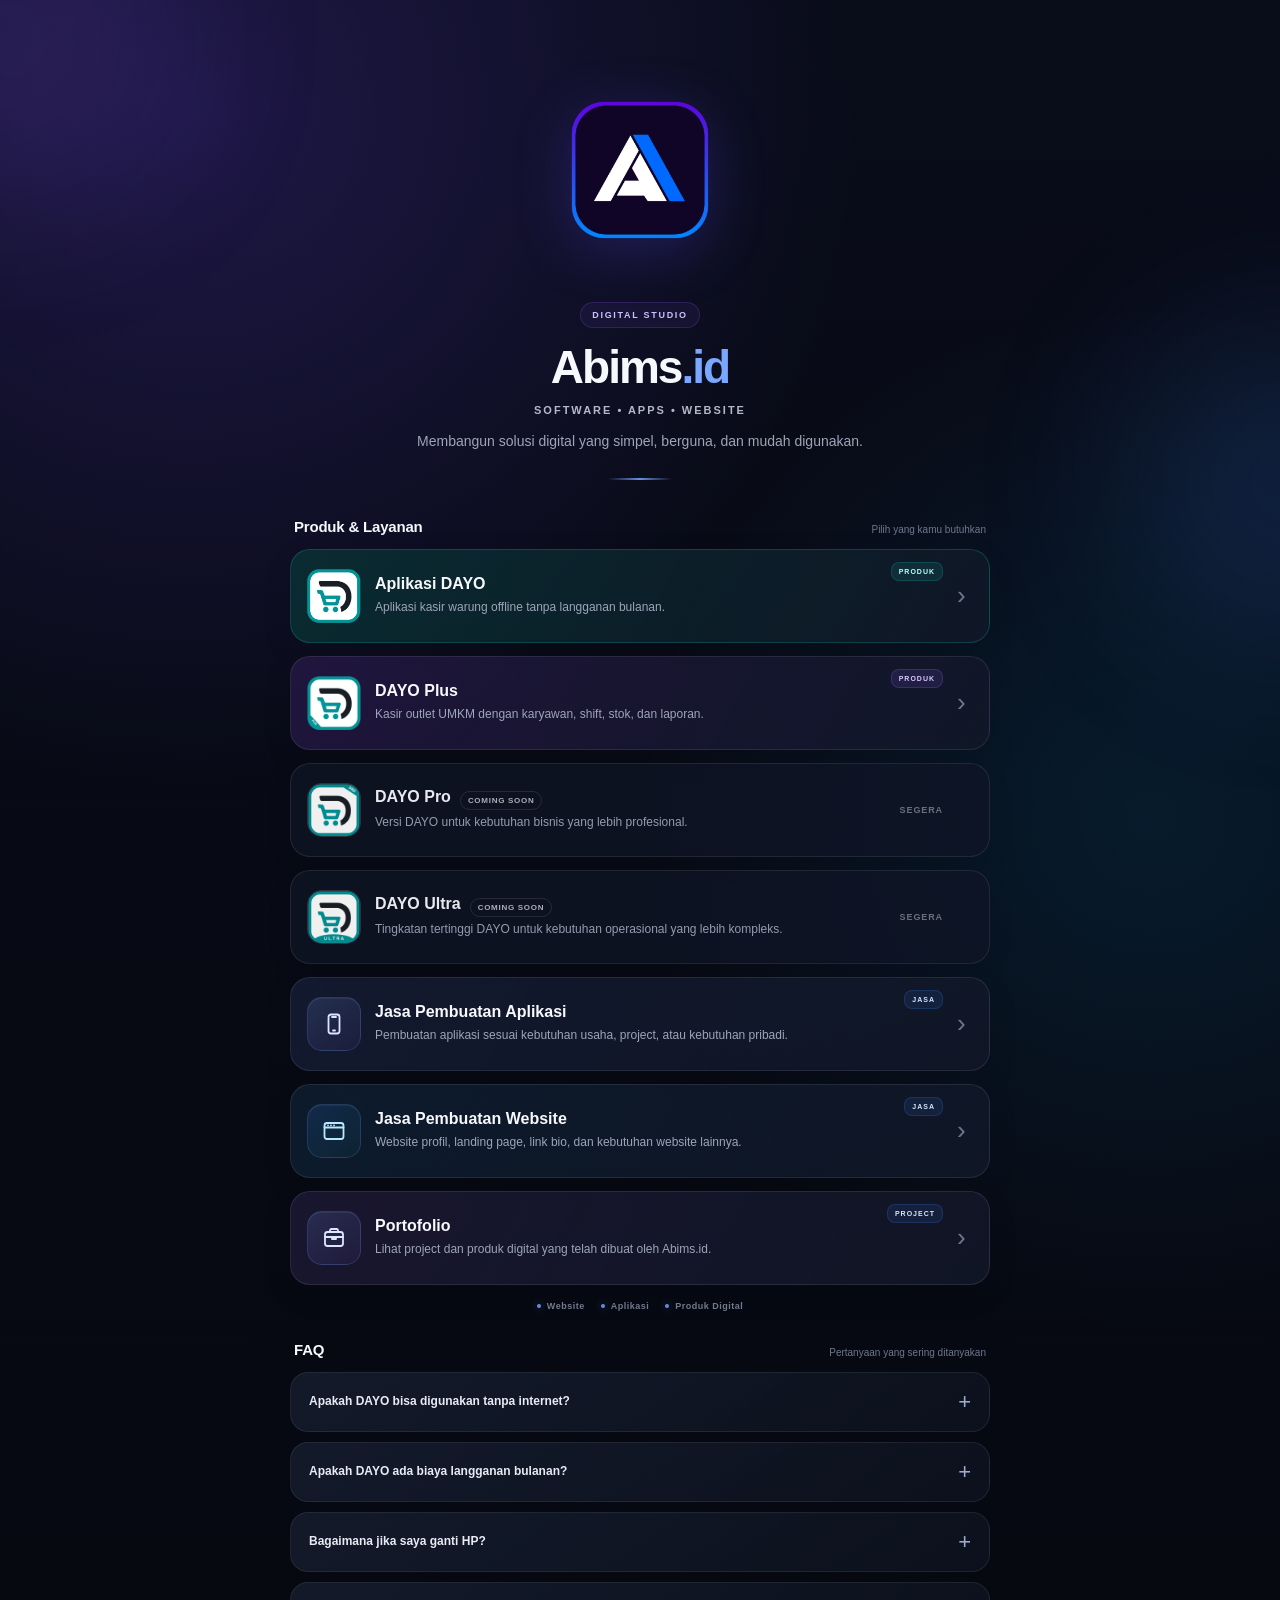
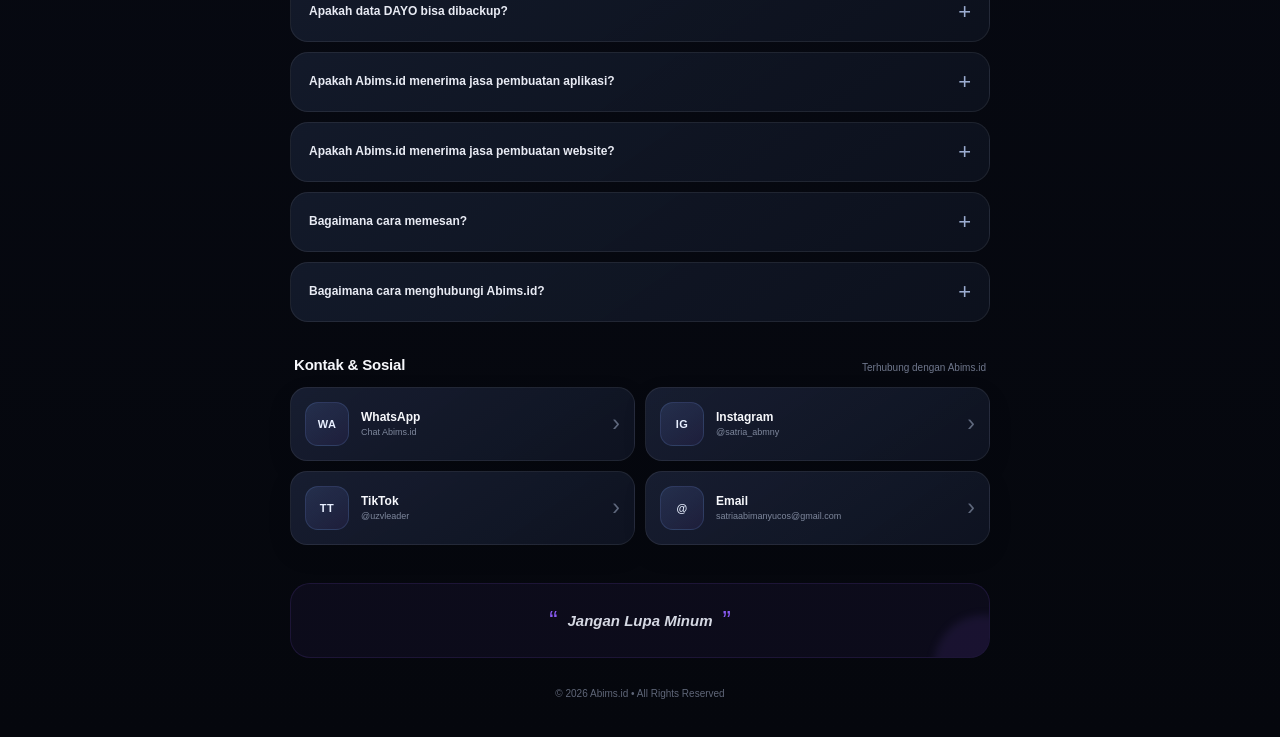
<file: index.html>
<!doctype html>
<html lang="id">
<head>
  <meta charset="UTF-8">
  <meta name="viewport" content="width=device-width, initial-scale=1.0">
  <meta name="description" content="Abims.id menyediakan aplikasi, website, produk digital, serta jasa pembuatan aplikasi dan website sesuai kebutuhan.">
  <meta name="robots" content="index, follow">
  <meta name="theme-color" content="#060914">
  <link rel="icon" type="image/png" href="images/logo-abims.png">
  <link rel="apple-touch-icon" href="images/logo-abims.png">

  <meta property="og:type" content="website">
  <meta property="og:site_name" content="Abims.id">
  <meta property="og:title" content="Abims.id | Software, Apps & Website">
  <meta property="og:description" content="Abims.id menyediakan aplikasi, website, produk digital, serta jasa pembuatan aplikasi dan website sesuai kebutuhan.">
  <meta property="og:image" content="https://abimsid.github.io/images/logo-abims.png">
  <meta property="og:url" content="https://abimsid.github.io/">
  <meta name="twitter:card" content="summary_large_image">
  <meta name="twitter:title" content="Abims.id | Software, Apps & Website">
  <meta name="twitter:description" content="Abims.id menyediakan aplikasi, website, produk digital, serta jasa pembuatan aplikasi dan website sesuai kebutuhan.">
  <meta name="twitter:image" content="https://abimsid.github.io/images/logo-abims.png">

  
  <title>Abims.id | Software • Apps • Website</title>
  <link rel="stylesheet" href="style.css">
</head>

<body class="home-page">

  <main class="container home-container">

    <header class="hero home-hero">
      <img class="brand-logo" src="images/logo-abims.png" alt="Logo Abims.id">

      <div class="hero-badge">DIGITAL STUDIO</div>

      <h1>Abims<span>.id</span></h1>

      <p class="eyebrow">SOFTWARE • APPS • WEBSITE</p>

      <p class="hero-copy">
        Membangun solusi digital yang simpel, berguna, dan mudah digunakan.
      </p>
    </header>

    <section aria-label="Produk dan layanan Abims.id">

      <div class="home-section-head">
        <h2>Produk & Layanan</h2>
        <p>Pilih yang kamu butuhkan</p>
      </div>

      <div class="link-list">

        <a class="link-card dayo" href="dayo.html">
          <span class="icon product">
            <img src="images/logo-dayo.png" alt="Logo DAYO">
          </span>

          <span class="card-copy">
            <strong>Aplikasi DAYO</strong>
            <small>Aplikasi kasir warung offline tanpa langganan bulanan.</small>
          </span>

          <span class="pill">PRODUK</span>
          <span class="chevron" aria-hidden="true">›</span>
        </a>

        <a class="link-card next" href="dayo-plus.html">
          <span class="icon product">
            <img src="images/logo-dayo-plus.png" alt="Logo DAYO Plus">
          </span>

          <span class="card-copy">
            <strong>DAYO Plus</strong>
            <small>Kasir outlet UMKM dengan karyawan, shift, stok, dan laporan.</small>
          </span>

          <span class="pill">PRODUK</span>
          <span class="chevron" aria-hidden="true">›</span>
        </a>
        <div class="link-card dayo-coming-card" aria-disabled="true">
          <span class="icon dayo-tier-icon"><img src="images/logo-dayo-pro.png" alt="DAYO Pro"></span>
          <span class="card-copy">
            <span class="coming-title"><strong>DAYO Pro</strong><span class="coming-badge">COMING SOON</span></span>
            <small>Versi DAYO untuk kebutuhan bisnis yang lebih profesional.</small>
          </span>
          <span class="coming-side">SEGERA</span>
        </div>

        <div class="link-card dayo-coming-card" aria-disabled="true">
          <span class="icon dayo-tier-icon"><img src="images/logo-dayo-ultra.png" alt="DAYO Ultra"></span>
          <span class="card-copy">
            <span class="coming-title"><strong>DAYO Ultra</strong><span class="coming-badge">COMING SOON</span></span>
            <small>Tingkatan tertinggi DAYO untuk kebutuhan operasional yang lebih kompleks.</small>
          </span>
          <span class="coming-side">SEGERA</span>
        </div>

        <a class="link-card service-app" href="jasa-aplikasi.html">
          <span class="icon service-icon" aria-hidden="true">
            <svg viewBox="0 0 24 24">
              <rect x="6.5" y="2.5" width="11" height="19" rx="2.5"></rect>
              <path d="M10 5h4"></path>
              <path d="M11 18.5h2"></path>
            </svg>
          </span>

          <span class="card-copy">
            <strong>Jasa Pembuatan Aplikasi</strong>
            <small>Pembuatan aplikasi sesuai kebutuhan usaha, project, atau kebutuhan pribadi.</small>
          </span>

          <span class="pill service-pill">JASA</span>
          <span class="chevron" aria-hidden="true">›</span>
        </a>

        <a class="link-card service-web" href="jasa-website.html">
          <span class="icon service-icon" aria-hidden="true">
            <svg viewBox="0 0 24 24">
              <rect x="2.5" y="4" width="19" height="16" rx="2.5"></rect>
              <path d="M2.5 8.5h19"></path>
              <path d="M6 6.3h.01"></path>
              <path d="M9 6.3h.01"></path>
              <path d="M12 6.3h.01"></path>
            </svg>
          </span>

          <span class="card-copy">
            <strong>Jasa Pembuatan Website</strong>
            <small>Website profil, landing page, link bio, dan kebutuhan website lainnya.</small>
          </span>

          <span class="pill service-pill">JASA</span>
          <span class="chevron" aria-hidden="true">›</span>
        </a>


        <a class="link-card portfolio-link" href="portofolio.html">
          <span class="icon service-icon" aria-hidden="true">
            <svg viewBox="0 0 24 24">
              <rect x="3" y="6" width="18" height="14" rx="2.5"></rect>
              <path d="M8 6V4.5A1.5 1.5 0 0 1 9.5 3h5A1.5 1.5 0 0 1 16 4.5V6"></path>
              <path d="M3 11h18"></path>
              <path d="M10 11v2h4v-2"></path>
            </svg>
          </span>

          <span class="card-copy">
            <strong>Portofolio</strong>
            <small>Lihat project dan produk digital yang telah dibuat oleh Abims.id.</small>
          </span>

          <span class="pill service-pill">PROJECT</span>
          <span class="chevron" aria-hidden="true">›</span>
        </a>

      </div>
    </section>

    <div class="home-note" aria-label="Jenis layanan">
      <span>Website</span>
      <span>Aplikasi</span>
      <span>Produk Digital</span>
    </div>


    <section class="faq-section" aria-label="Pertanyaan yang sering ditanyakan tentang Abims.id dan DAYO">
      <div class="home-section-head">
        <h2>FAQ</h2>
        <p>Pertanyaan yang sering ditanyakan</p>
      </div>

      <div class="faq-list">
        <details class="faq-item">
          <summary>Apakah DAYO bisa digunakan tanpa internet?</summary>
          <p>Ya. DAYO dirancang untuk digunakan secara offline, sehingga transaksi kasir, pengelolaan stok, dan laporan tetap dapat digunakan tanpa koneksi internet.</p>
        </details>

        <details class="faq-item">
          <summary>Apakah DAYO ada biaya langganan bulanan?</summary>
          <p>Tidak. DAYO v1.0 menggunakan sistem sekali bayar dan tidak memiliki biaya langganan bulanan.</p>
        </details>

        <details class="faq-item">
          <summary>Bagaimana jika saya ganti HP?</summary>
          <p>Lakukan backup data dari HP lama terlebih dahulu. Setelah DAYO dipasang dan diaktifkan di HP baru, data dapat dikembalikan menggunakan fitur Restore.</p>
        </details>

        <details class="faq-item">
          <summary>Apakah data DAYO bisa dibackup?</summary>
          <p>Ya. DAYO memiliki fitur Backup &amp; Restore untuk menyimpan salinan data dan mengembalikannya kembali saat diperlukan.</p>
        </details>

        <details class="faq-item">
          <summary>Apakah Abims.id menerima jasa pembuatan aplikasi?</summary>
          <p>Ya. Abims.id menerima pembuatan aplikasi sesuai kebutuhan usaha, project, maupun kebutuhan pribadi. Harga menyesuaikan fitur dan tingkat kompleksitas project.</p>
        </details>

        <details class="faq-item">
          <summary>Apakah Abims.id menerima jasa pembuatan website?</summary>
          <p>Ya. Pembuatan website dapat berupa website profil, landing page, link bio, maupun kebutuhan website lainnya. Harga menyesuaikan fitur dan tingkat kompleksitas project.</p>
        </details>

        <details class="faq-item">
          <summary>Bagaimana cara memesan?</summary>
          <p>Pilih produk atau layanan yang dibutuhkan, lalu hubungi Abims.id melalui WhatsApp. Detail kebutuhan, pembayaran, dan pengiriman produk atau hasil project akan dilanjutkan melalui chat.</p>
        </details>

        <details class="faq-item">
          <summary>Bagaimana cara menghubungi Abims.id?</summary>
          <p>Kamu dapat menghubungi Abims.id melalui WhatsApp, Instagram, TikTok, atau email pada bagian Kontak &amp; Sosial di bawah ini.</p>
        </details>
      </div>
    </section>

    <section class="contact-section" aria-label="Kontak dan sosial media Abims.id">
      <div class="home-section-head">
        <h2>Kontak & Sosial</h2>
        <p>Terhubung dengan Abims.id</p>
      </div>

      <div class="contact-grid">

        <a
          class="contact-card"
          href="https://wa.me/62895604311881"
          target="_blank"
          rel="noopener noreferrer"
        >
          <span class="contact-icon">WA</span>
          <span class="contact-copy">
            <strong>WhatsApp</strong>
            <small>Chat Abims.id</small>
          </span>
          <span class="chevron" aria-hidden="true">›</span>
        </a>

        <a
          class="contact-card"
          href="https://www.instagram.com/satria_abmny/"
          target="_blank"
          rel="noopener noreferrer"
        >
          <span class="contact-icon">IG</span>
          <span class="contact-copy">
            <strong>Instagram</strong>
            <small>@satria_abmny</small>
          </span>
          <span class="chevron" aria-hidden="true">›</span>
        </a>

        <a
          class="contact-card"
          href="https://www.tiktok.com/@uzvleader"
          target="_blank"
          rel="noopener noreferrer"
        >
          <span class="contact-icon">TT</span>
          <span class="contact-copy">
            <strong>TikTok</strong>
            <small>@uzvleader</small>
          </span>
          <span class="chevron" aria-hidden="true">›</span>
        </a>

        <a
          class="contact-card"
          href="mailto:satriaabimanyucos@gmail.com"
        >
          <span class="contact-icon">@</span>
          <span class="contact-copy">
            <strong>Email</strong>
            <small>satriaabimanyucos@gmail.com</small>
          </span>
          <span class="chevron" aria-hidden="true">›</span>
        </a>

      </div>
    </section>

    <section class="quote">
      <span>“</span>
      <p>Jangan Lupa Minum</p>
      <span>”</span>
    </section>

    <footer>
      © <span data-current-year>2026</span> Abims.id • All Rights Reserved
    </footer>

  </main>

  <script src="script.js"></script>
</body>
</html>
</file>
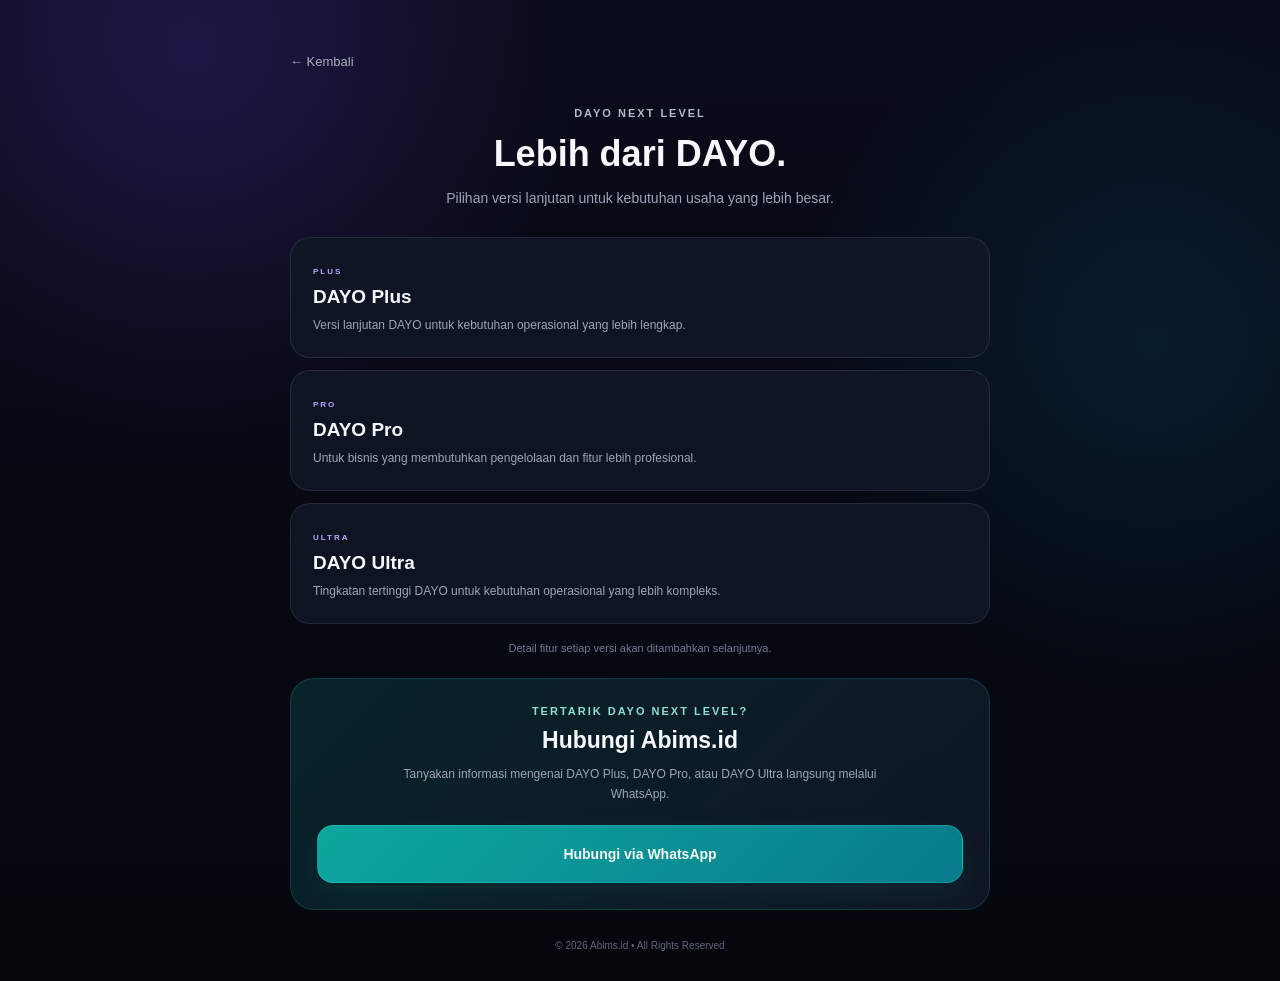
<file: dayo-next.html>
<!doctype html>
<html lang="id">
<head>
  <meta charset="UTF-8"><meta name="viewport" content="width=device-width, initial-scale=1.0">
  <meta name="description" content="Kenali DAYO Plus, DAYO Pro, dan DAYO Ultra dari Abims.id.">
  <meta name="robots" content="index, follow">
  <meta name="theme-color" content="#060914">
  <link rel="icon" type="image/png" href="images/logo-abims.png">
  <meta property="og:type" content="website">
  <meta property="og:site_name" content="Abims.id">
  <meta property="og:title" content="DAYO Next Level | Abims.id">
  <meta property="og:description" content="Kenali DAYO Plus, DAYO Pro, dan DAYO Ultra dari Abims.id.">
  <meta property="og:image" content="https://abimsid.github.io/images/logo-abims.png">
  <meta property="og:url" content="https://abimsid.github.io/dayo-next.html">
  <title>DAYO Next Level | Abims.id</title><link rel="stylesheet" href="style.css">
</head>
<body>
  <main class="container detail-page">
    <a class="back" href="index.html">← Kembali</a>

    <header class="product-hero compact">
      <p class="eyebrow">DAYO NEXT LEVEL</p>
      <h1>Lebih dari DAYO.</h1>
      <p>Pilihan versi lanjutan untuk kebutuhan usaha yang lebih besar.</p>
    </header>

    <section class="tier-grid">
      <article class="tier">
        <span>PLUS</span>
        <h2>DAYO Plus</h2>
        <p>Versi lanjutan DAYO untuk kebutuhan operasional yang lebih lengkap.</p>
      </article>

      <article class="tier">
        <span>PRO</span>
        <h2>DAYO Pro</h2>
        <p>Untuk bisnis yang membutuhkan pengelolaan dan fitur lebih profesional.</p>
      </article>

      <article class="tier">
        <span>ULTRA</span>
        <h2>DAYO Ultra</h2>
        <p>Tingkatan tertinggi DAYO untuk kebutuhan operasional yang lebih kompleks.</p>
      </article>
    </section>

    <p class="coming">Detail fitur setiap versi akan ditambahkan selanjutnya.</p>

    <section class="buy-section">
      <div class="buy-card">
        <p class="eyebrow">TERTARIK DAYO NEXT LEVEL?</p>
        <h2>Hubungi Abims.id</h2>
        <p>Tanyakan informasi mengenai DAYO Plus, DAYO Pro, atau DAYO Ultra langsung melalui WhatsApp.</p>
        <a class="cta"
           href="https://wa.me/62895604311881?text=Halo%20Abims.id%2C%20saya%20tertarik%20dengan%20DAYO%20Next%20Level.%20Saya%20ingin%20bertanya%20lebih%20lanjut."
           target="_blank"
           rel="noopener noreferrer">Hubungi via WhatsApp</a>
      </div>
    </section>

    <footer>© <span data-current-year>2026</span> Abims.id • All Rights Reserved</footer>
  </main>
  <script src="script.js"></script>
</body>
</html>
</file>
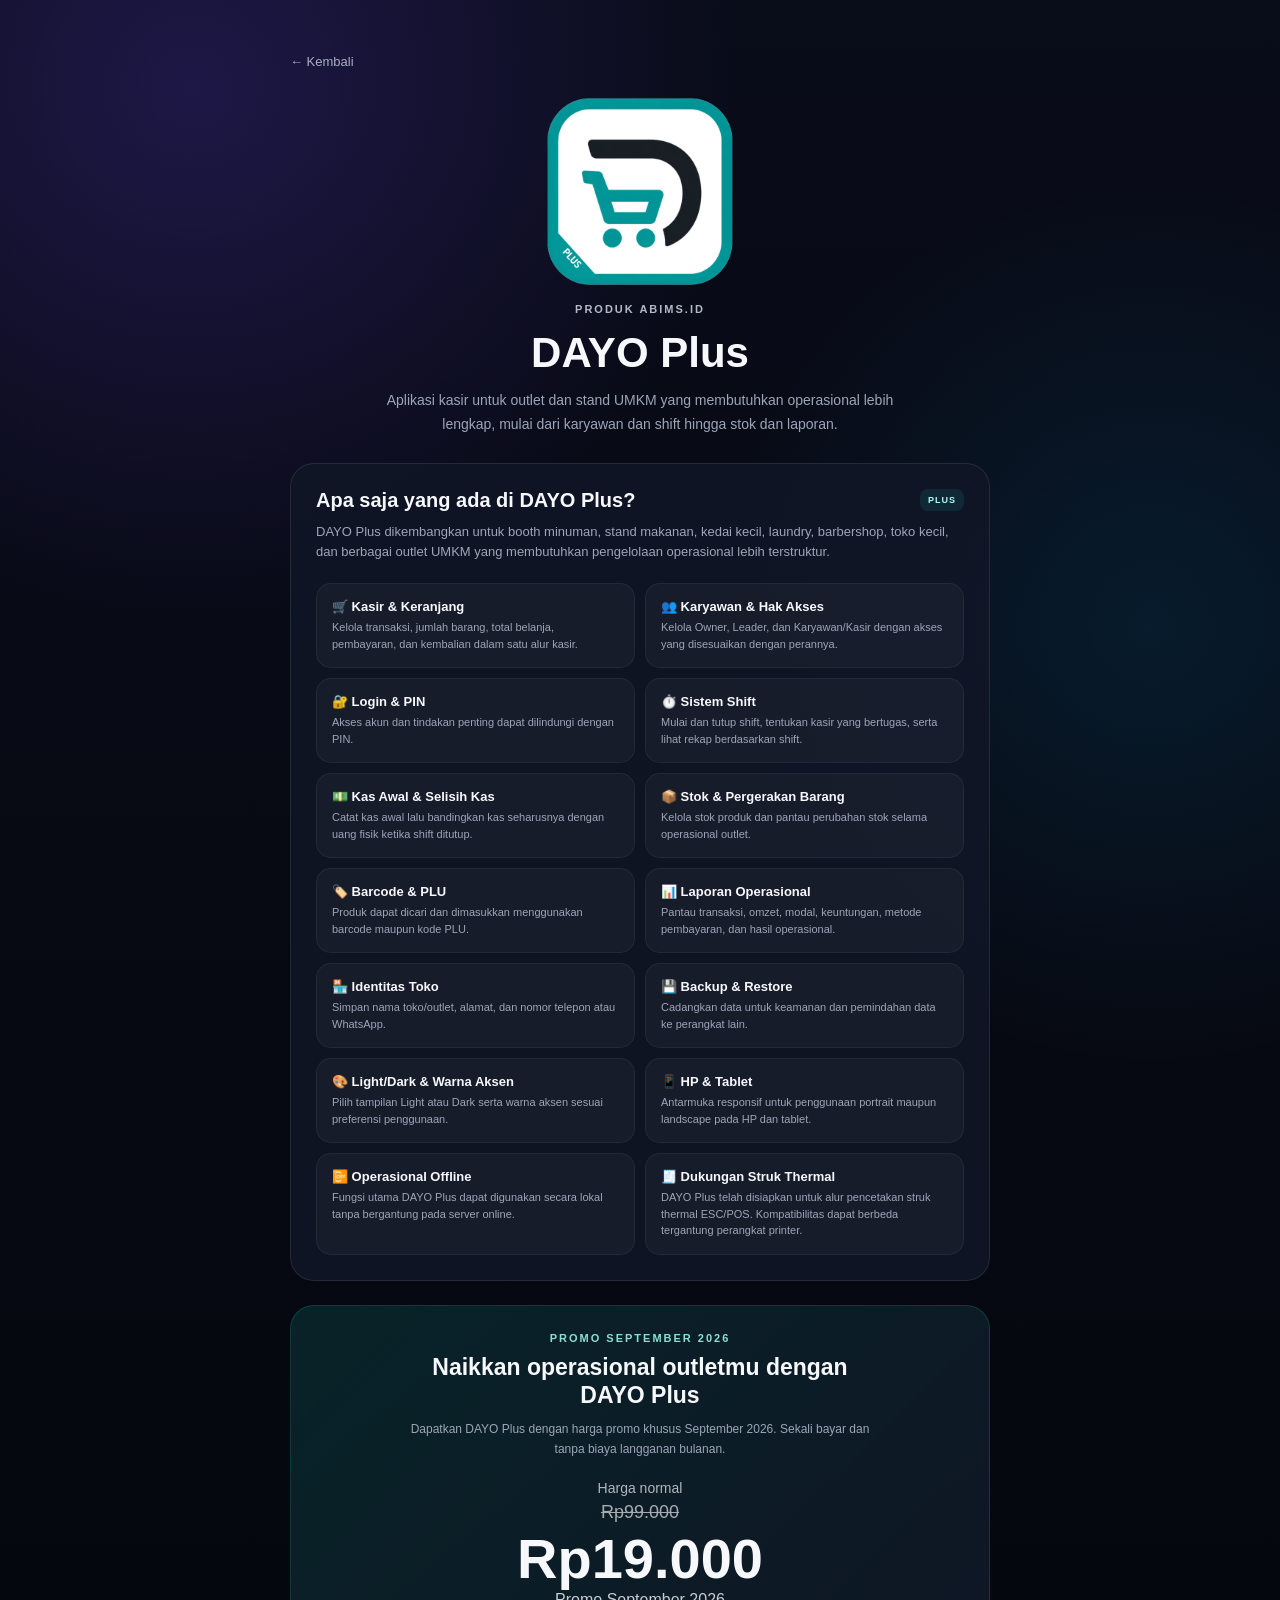
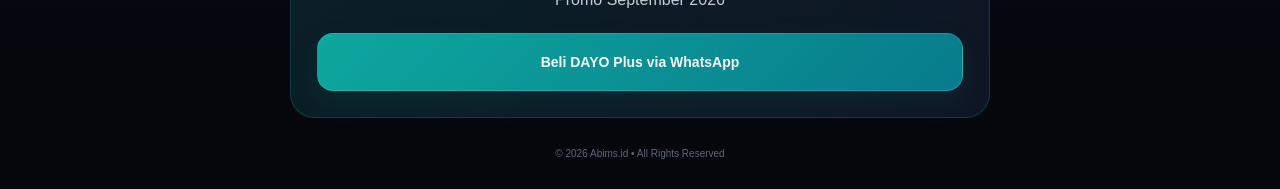
<file: dayo-plus.html>
<!doctype html>
<html lang="id">
<head>
  <meta charset="UTF-8">
  <meta name="viewport" content="width=device-width, initial-scale=1.0">
  <meta name="description" content="DAYO Plus adalah aplikasi kasir offline untuk outlet dan stand UMKM dengan karyawan, shift, stok, laporan, dan backup data.">
  <meta name="robots" content="index, follow">
  <meta name="theme-color" content="#060914">
  <link rel="icon" type="image/png" href="images/logo-abims.png">
  <meta property="og:type" content="website">
  <meta property="og:site_name" content="Abims.id">
  <meta property="og:title" content="DAYO Plus | Aplikasi Kasir Outlet UMKM">
  <meta property="og:description" content="Kasir offline untuk outlet dan stand UMKM dengan pengelolaan karyawan, shift, stok, laporan, dan backup data.">
  <meta property="og:image" content="https://abimsid.github.io/images/logo-dayo-plus.png">
  <meta property="og:url" content="https://abimsid.github.io/dayo-plus.html">
  <title>DAYO Plus | Aplikasi Kasir Outlet UMKM - Abims.id</title>
  <link rel="stylesheet" href="style.css">
</head>
<body>
  <main class="container detail-page">
    <a class="back" href="index.html">← Kembali</a>

    <header class="product-hero">
      <div class="product-logo"><img src="images/logo-dayo-plus.png" alt="Logo DAYO Plus"></div>
      <p class="eyebrow">PRODUK ABIMS.ID</p>
      <h1>DAYO Plus</h1>
      <p>Aplikasi kasir untuk outlet dan stand UMKM yang membutuhkan operasional lebih lengkap, mulai dari karyawan dan shift hingga stok dan laporan.</p>
    </header>

    <article class="single-info-card">
      <div class="info-head"><h2>Apa saja yang ada di DAYO Plus?</h2><span>PLUS</span></div>
      <p class="intro">DAYO Plus dikembangkan untuk booth minuman, stand makanan, kedai kecil, laundry, barbershop, toko kecil, dan berbagai outlet UMKM yang membutuhkan pengelolaan operasional lebih terstruktur.</p>
      <div class="feature-list">
        <div><b>🛒 Kasir & Keranjang</b><p>Kelola transaksi, jumlah barang, total belanja, pembayaran, dan kembalian dalam satu alur kasir.</p></div>
        <div><b>👥 Karyawan & Hak Akses</b><p>Kelola Owner, Leader, dan Karyawan/Kasir dengan akses yang disesuaikan dengan perannya.</p></div>
        <div><b>🔐 Login & PIN</b><p>Akses akun dan tindakan penting dapat dilindungi dengan PIN.</p></div>
        <div><b>⏱️ Sistem Shift</b><p>Mulai dan tutup shift, tentukan kasir yang bertugas, serta lihat rekap berdasarkan shift.</p></div>
        <div><b>💵 Kas Awal & Selisih Kas</b><p>Catat kas awal lalu bandingkan kas seharusnya dengan uang fisik ketika shift ditutup.</p></div>
        <div><b>📦 Stok & Pergerakan Barang</b><p>Kelola stok produk dan pantau perubahan stok selama operasional outlet.</p></div>
        <div><b>🏷️ Barcode & PLU</b><p>Produk dapat dicari dan dimasukkan menggunakan barcode maupun kode PLU.</p></div>
        <div><b>📊 Laporan Operasional</b><p>Pantau transaksi, omzet, modal, keuntungan, metode pembayaran, dan hasil operasional.</p></div>
        <div><b>🏪 Identitas Toko</b><p>Simpan nama toko/outlet, alamat, dan nomor telepon atau WhatsApp.</p></div>
        <div><b>💾 Backup & Restore</b><p>Cadangkan data untuk keamanan dan pemindahan data ke perangkat lain.</p></div>
        <div><b>🎨 Light/Dark & Warna Aksen</b><p>Pilih tampilan Light atau Dark serta warna aksen sesuai preferensi penggunaan.</p></div>
        <div><b>📱 HP & Tablet</b><p>Antarmuka responsif untuk penggunaan portrait maupun landscape pada HP dan tablet.</p></div>
        <div><b>📴 Operasional Offline</b><p>Fungsi utama DAYO Plus dapat digunakan secara lokal tanpa bergantung pada server online.</p></div>
        <div><b>🧾 Dukungan Struk Thermal</b><p>DAYO Plus telah disiapkan untuk alur pencetakan struk thermal ESC/POS. Kompatibilitas dapat berbeda tergantung perangkat printer.</p></div>
      </div>
    </article>

    <section class="buy-section">
      <div class="buy-card">
        <p class="eyebrow">PROMO SEPTEMBER 2026</p>
        <h2>Naikkan operasional outletmu dengan DAYO Plus</h2>
        <p>Dapatkan DAYO Plus dengan harga promo khusus September 2026. Sekali bayar dan tanpa biaya langganan bulanan.</p>
        <div style="margin: 20px 0 24px;">
          <p style="margin: 0 0 6px; opacity: .7; font-size: 14px;">Harga normal</p>
          <p style="margin: 0; font-size: 18px; text-decoration: line-through; opacity: .65;">Rp99.000</p>
          <p style="margin: 8px 0 4px; font-size: clamp(36px, 7vw, 56px); font-weight: 800; line-height: 1;">Rp19.000</p>
          <p style="margin: 0; opacity: .8;">Promo September 2026</p>
        </div>
        <a class="cta" href="https://wa.me/62895604311881?text=Halo%20Abims.id%2C%20saya%20ingin%20membeli%20aplikasi%20DAYO%20Plus%20dengan%20harga%20promo%20Rp19.000." target="_blank" rel="noopener noreferrer">Beli DAYO Plus via WhatsApp</a>
      </div>
    </section>

    <footer>© <span data-current-year>2026</span> Abims.id • All Rights Reserved</footer>
  </main>
  <script src="script.js"></script>
</body>
</html>
</file>
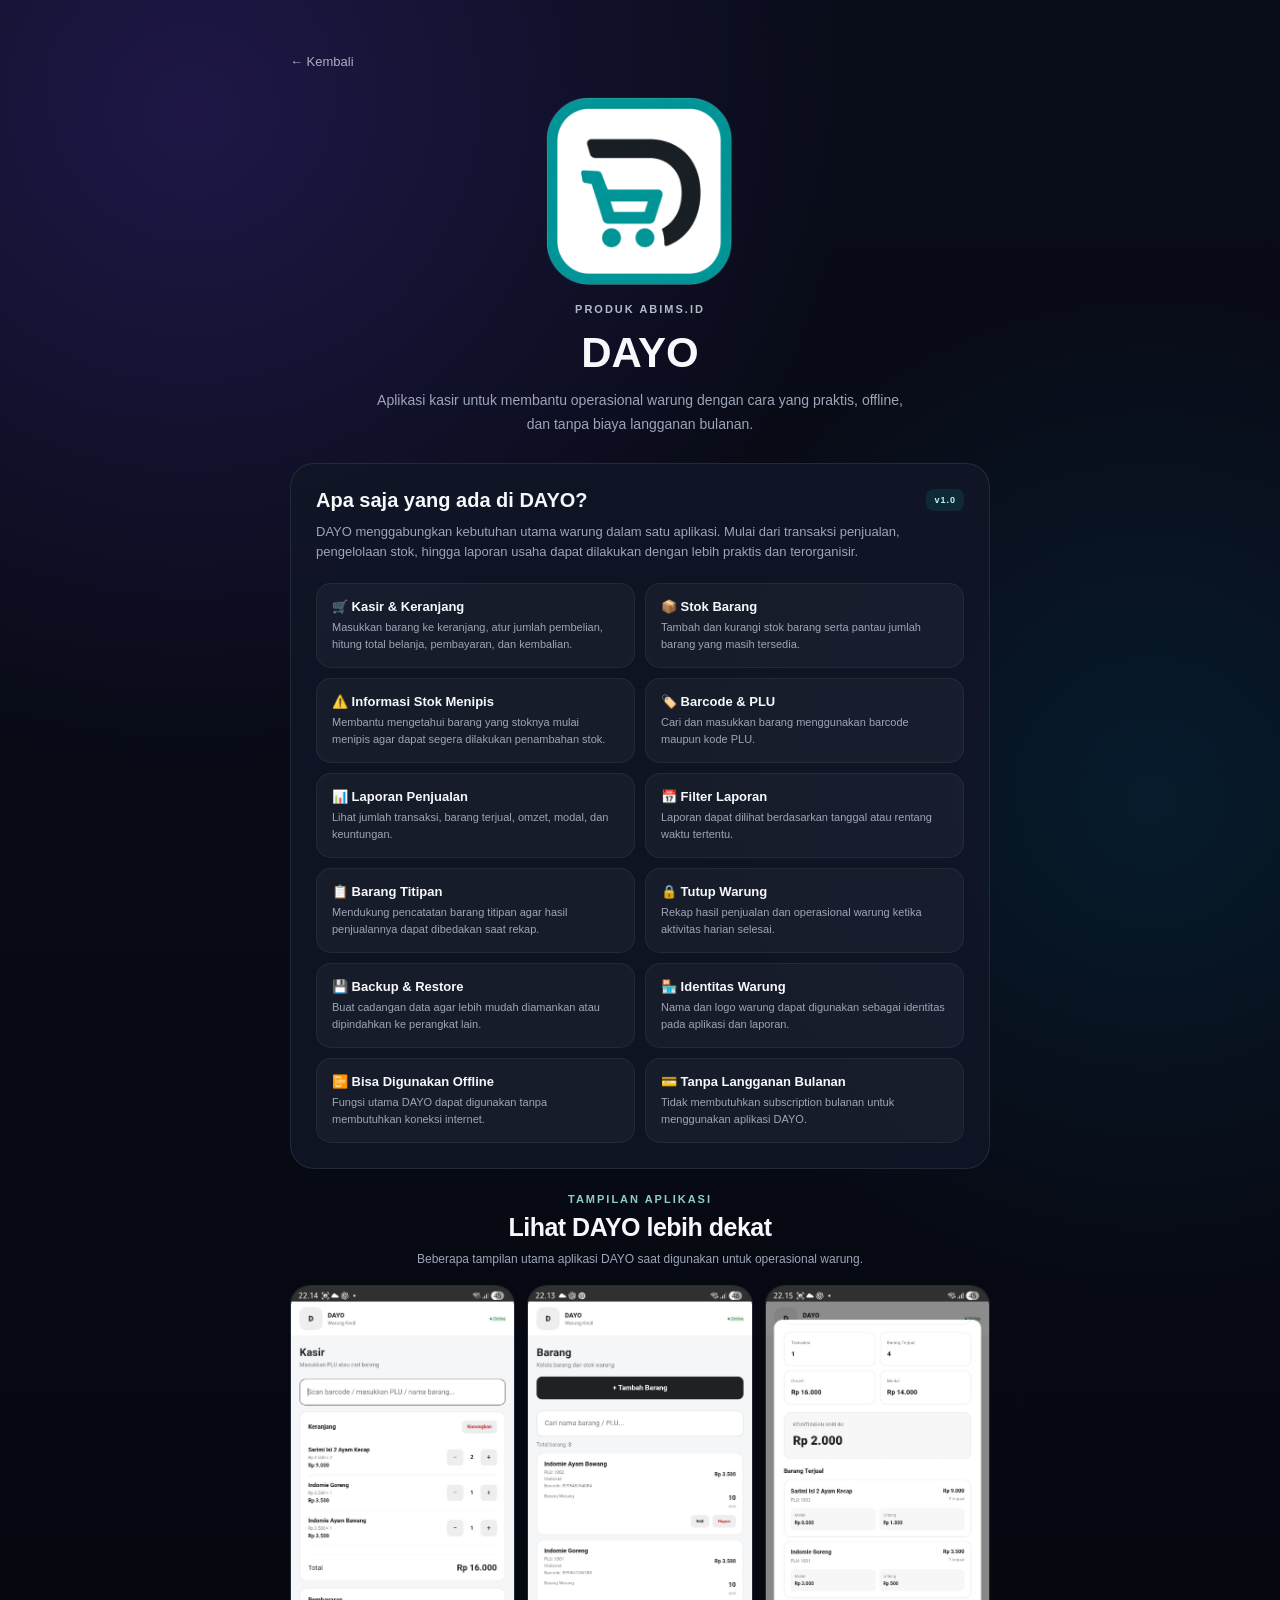
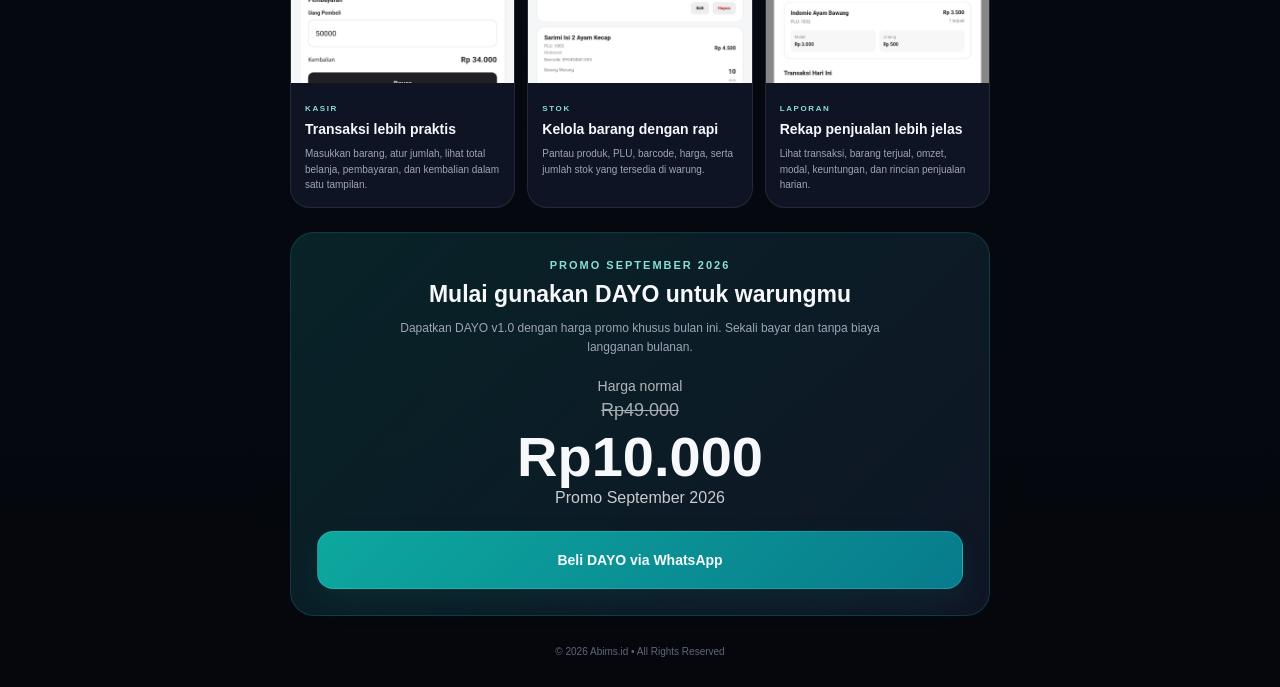
<file: dayo.html>
<!doctype html>
<html lang="id">
<head>
  <meta charset="UTF-8">
  <meta name="viewport" content="width=device-width, initial-scale=1.0">
  <meta name="description" content="DAYO adalah aplikasi kasir dan pengelolaan stok warung yang dapat digunakan offline tanpa langganan bulanan.">
  <meta name="robots" content="index, follow">
  <meta name="theme-color" content="#060914">
  <link rel="icon" type="image/png" href="images/logo-abims.png">
  <link rel="apple-touch-icon" href="images/logo-abims.png">

  <meta property="og:type" content="website">
  <meta property="og:site_name" content="Abims.id">
  <meta property="og:title" content="DAYO | Aplikasi Kasir Warung Offline">
  <meta property="og:description" content="DAYO adalah aplikasi kasir dan pengelolaan stok warung yang dapat digunakan offline tanpa langganan bulanan.">
  <meta property="og:image" content="https://abimsid.github.io/images/logo-abims.png">
  <meta property="og:url" content="https://abimsid.github.io/dayo.html">
  <meta name="twitter:card" content="summary_large_image">
  <meta name="twitter:title" content="DAYO | Aplikasi Kasir Warung Offline">
  <meta name="twitter:description" content="DAYO adalah aplikasi kasir dan pengelolaan stok warung yang dapat digunakan offline tanpa langganan bulanan.">
  <meta name="twitter:image" content="https://abimsid.github.io/images/logo-abims.png">

  <title>DAYO | Aplikasi Kasir Warung Offline - Abims.id</title>
  <link rel="stylesheet" href="style.css">
</head>
<body>
  <main class="container detail-page">
    <a class="back" href="index.html">← Kembali</a>

    <header class="product-hero">
      <div class="product-logo"><img src="images/logo-dayo.png" alt="Logo DAYO"></div>
      <p class="eyebrow">PRODUK ABIMS.ID</p>
      <h1>DAYO</h1>
      <p>Aplikasi kasir untuk membantu operasional warung dengan cara yang praktis, offline, dan tanpa biaya langganan bulanan.</p>
    </header>

    <article class="single-info-card">
      <div class="info-head">
        <h2>Apa saja yang ada di DAYO?</h2>
        <span>v1.0</span>
      </div>

      <p class="intro">DAYO menggabungkan kebutuhan utama warung dalam satu aplikasi. Mulai dari transaksi penjualan, pengelolaan stok, hingga laporan usaha dapat dilakukan dengan lebih praktis dan terorganisir.</p>

      <div class="feature-list">
        <div><b>🛒 Kasir & Keranjang</b><p>Masukkan barang ke keranjang, atur jumlah pembelian, hitung total belanja, pembayaran, dan kembalian.</p></div>
        <div><b>📦 Stok Barang</b><p>Tambah dan kurangi stok barang serta pantau jumlah barang yang masih tersedia.</p></div>
        <div><b>⚠️ Informasi Stok Menipis</b><p>Membantu mengetahui barang yang stoknya mulai menipis agar dapat segera dilakukan penambahan stok.</p></div>
        <div><b>🏷️ Barcode & PLU</b><p>Cari dan masukkan barang menggunakan barcode maupun kode PLU.</p></div>
        <div><b>📊 Laporan Penjualan</b><p>Lihat jumlah transaksi, barang terjual, omzet, modal, dan keuntungan.</p></div>
        <div><b>📅 Filter Laporan</b><p>Laporan dapat dilihat berdasarkan tanggal atau rentang waktu tertentu.</p></div>
        <div><b>📋 Barang Titipan</b><p>Mendukung pencatatan barang titipan agar hasil penjualannya dapat dibedakan saat rekap.</p></div>
        <div><b>🔒 Tutup Warung</b><p>Rekap hasil penjualan dan operasional warung ketika aktivitas harian selesai.</p></div>
        <div><b>💾 Backup & Restore</b><p>Buat cadangan data agar lebih mudah diamankan atau dipindahkan ke perangkat lain.</p></div>
        <div><b>🏪 Identitas Warung</b><p>Nama dan logo warung dapat digunakan sebagai identitas pada aplikasi dan laporan.</p></div>
        <div><b>📴 Bisa Digunakan Offline</b><p>Fungsi utama DAYO dapat digunakan tanpa membutuhkan koneksi internet.</p></div>
        <div><b>💳 Tanpa Langganan Bulanan</b><p>Tidak membutuhkan subscription bulanan untuk menggunakan aplikasi DAYO.</p></div>
      </div>
    </article>

    <section class="app-preview">
      <div class="section-title">
        <p class="eyebrow">TAMPILAN APLIKASI</p>
        <h2>Lihat DAYO lebih dekat</h2>
        <p>Beberapa tampilan utama aplikasi DAYO saat digunakan untuk operasional warung.</p>
      </div>

      <div class="preview-grid">
        <article class="preview-card">
          <div class="preview-image"><img src="images/kasir-dayo.jpeg" alt="Tampilan halaman Kasir DAYO"></div>
          <div class="preview-copy">
            <span>KASIR</span>
            <h3>Transaksi lebih praktis</h3>
            <p>Masukkan barang, atur jumlah, lihat total belanja, pembayaran, dan kembalian dalam satu tampilan.</p>
          </div>
        </article>

        <article class="preview-card">
          <div class="preview-image"><img src="images/stok-barang-dayo.jpeg" alt="Tampilan halaman Barang DAYO"></div>
          <div class="preview-copy">
            <span>STOK</span>
            <h3>Kelola barang dengan rapi</h3>
            <p>Pantau produk, PLU, barcode, harga, serta jumlah stok yang tersedia di warung.</p>
          </div>
        </article>

        <article class="preview-card">
          <div class="preview-image"><img src="images/rekap-penjualan-dayo.jpeg" alt="Tampilan rekap penjualan DAYO"></div>
          <div class="preview-copy">
            <span>LAPORAN</span>
            <h3>Rekap penjualan lebih jelas</h3>
            <p>Lihat transaksi, barang terjual, omzet, modal, keuntungan, dan rincian penjualan harian.</p>
          </div>
        </article>
      </div>
    </section>

    <section class="buy-section">
      <div class="buy-card">
        <p class="eyebrow">PROMO SEPTEMBER 2026</p>
        <h2>Mulai gunakan DAYO untuk warungmu</h2>
        <p>Dapatkan DAYO v1.0 dengan harga promo khusus bulan ini. Sekali bayar dan tanpa biaya langganan bulanan.</p>

        <div style="margin: 20px 0 24px;">
          <p style="margin: 0 0 6px; opacity: .7; font-size: 14px;">Harga normal</p>
          <p style="margin: 0; font-size: 18px; text-decoration: line-through; opacity: .65;">Rp49.000</p>
          <p style="margin: 8px 0 4px; font-size: clamp(36px, 7vw, 56px); font-weight: 800; line-height: 1;">Rp10.000</p>
          <p style="margin: 0; opacity: .8;">Promo September 2026</p>
        </div>

        <a class="cta"
           href="https://wa.me/62895604311881?text=Halo%20Abims.id%2C%20saya%20ingin%20membeli%20aplikasi%20DAYO%20dengan%20harga%20promo%20Rp10.000."
           target="_blank"
           rel="noopener noreferrer">Beli DAYO via WhatsApp</a>
      </div>
    </section>

    <footer>© <span data-current-year>2026</span> Abims.id • All Rights Reserved</footer>
  </main>
  <script src="script.js"></script>
</body>
</html>
</file>
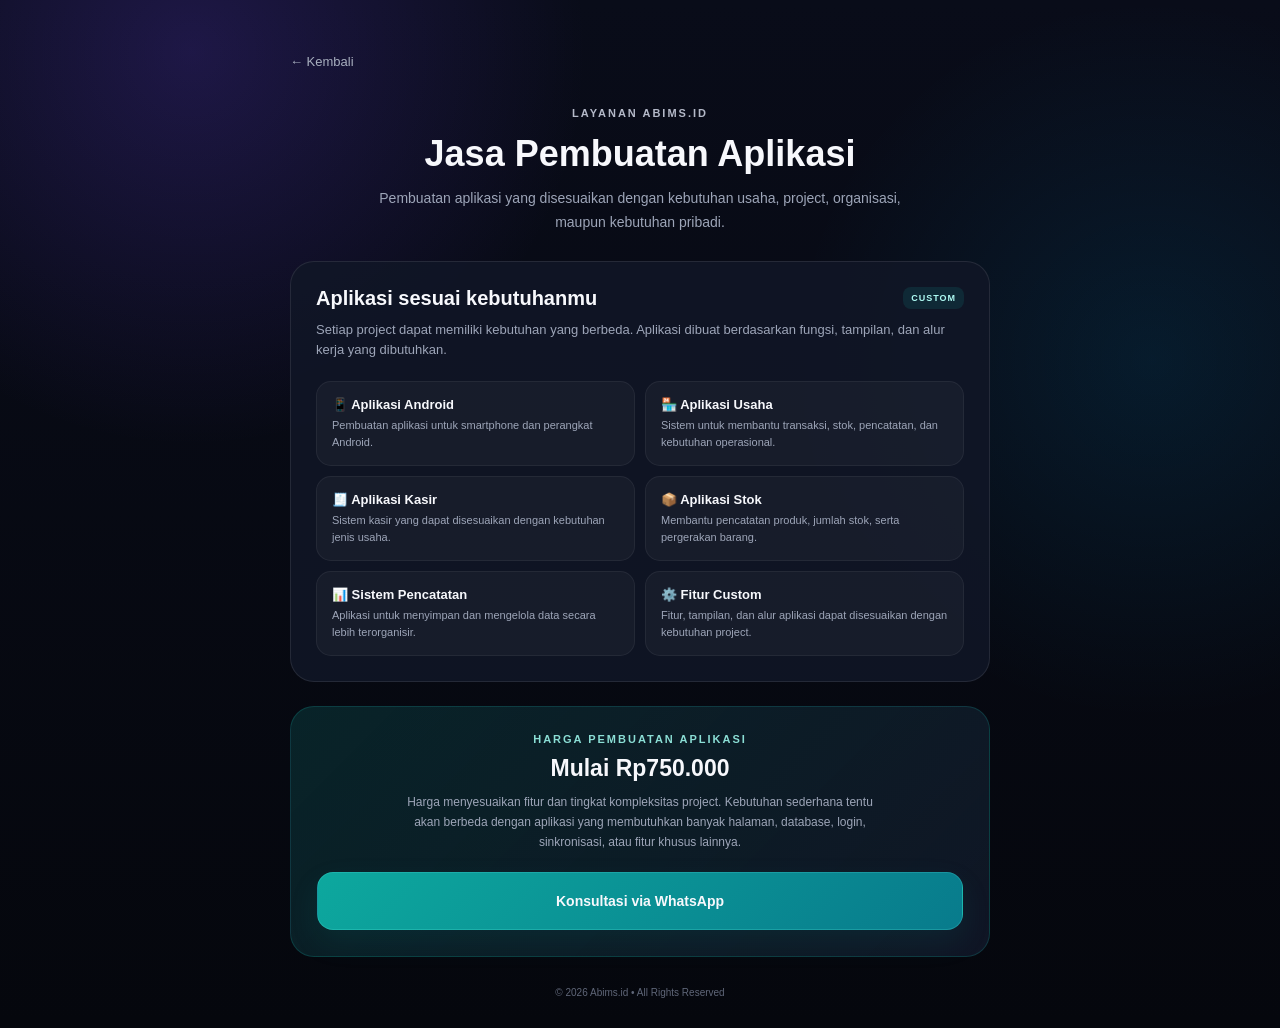
<file: jasa-aplikasi.html>
<!doctype html>
<html lang="id">
<head>
  <meta charset="UTF-8">
  <meta name="viewport" content="width=device-width, initial-scale=1.0">
  <meta name="description" content="Jasa pembuatan aplikasi Android dan aplikasi custom sesuai kebutuhan usaha, project, maupun kebutuhan pribadi. Mulai Rp750.000.">
  <meta name="robots" content="index, follow">
  <meta name="theme-color" content="#060914">
  <link rel="icon" type="image/png" href="images/logo-abims.png">
  <link rel="apple-touch-icon" href="images/logo-abims.png">

  <meta property="og:type" content="website">
  <meta property="og:site_name" content="Abims.id">
  <meta property="og:title" content="Jasa Pembuatan Aplikasi | Abims.id">
  <meta property="og:description" content="Jasa pembuatan aplikasi Android dan aplikasi custom sesuai kebutuhan usaha, project, maupun kebutuhan pribadi. Mulai Rp750.000.">
  <meta property="og:image" content="https://abimsid.github.io/images/logo-abims.png">
  <meta property="og:url" content="https://abimsid.github.io/jasa-aplikasi.html">
  <meta name="twitter:card" content="summary_large_image">
  <meta name="twitter:title" content="Jasa Pembuatan Aplikasi | Abims.id">
  <meta name="twitter:description" content="Jasa pembuatan aplikasi Android dan aplikasi custom sesuai kebutuhan usaha, project, maupun kebutuhan pribadi. Mulai Rp750.000.">
  <meta name="twitter:image" content="https://abimsid.github.io/images/logo-abims.png">

  
  <title>Jasa Pembuatan Aplikasi | Abims.id</title>
  <link rel="stylesheet" href="style.css">
</head>
<body>

  <main class="container detail-page">

    <a class="back" href="index.html">← Kembali</a>

    <header class="product-hero compact">
      <p class="eyebrow">LAYANAN ABIMS.ID</p>
      <h1>Jasa Pembuatan Aplikasi</h1>
      <p>
        Pembuatan aplikasi yang disesuaikan dengan kebutuhan usaha,
        project, organisasi, maupun kebutuhan pribadi.
      </p>
    </header>

    <article class="single-info-card">

      <div class="info-head">
        <h2>Aplikasi sesuai kebutuhanmu</h2>
        <span>CUSTOM</span>
      </div>

      <p class="intro">
        Setiap project dapat memiliki kebutuhan yang berbeda.
        Aplikasi dibuat berdasarkan fungsi, tampilan,
        dan alur kerja yang dibutuhkan.
      </p>

      <div class="feature-list">

        <div>
          <b>📱 Aplikasi Android</b>
          <p>Pembuatan aplikasi untuk smartphone dan perangkat Android.</p>
        </div>

        <div>
          <b>🏪 Aplikasi Usaha</b>
          <p>Sistem untuk membantu transaksi, stok, pencatatan, dan kebutuhan operasional.</p>
        </div>

        <div>
          <b>🧾 Aplikasi Kasir</b>
          <p>Sistem kasir yang dapat disesuaikan dengan kebutuhan jenis usaha.</p>
        </div>

        <div>
          <b>📦 Aplikasi Stok</b>
          <p>Membantu pencatatan produk, jumlah stok, serta pergerakan barang.</p>
        </div>

        <div>
          <b>📊 Sistem Pencatatan</b>
          <p>Aplikasi untuk menyimpan dan mengelola data secara lebih terorganisir.</p>
        </div>

        <div>
          <b>⚙️ Fitur Custom</b>
          <p>Fitur, tampilan, dan alur aplikasi dapat disesuaikan dengan kebutuhan project.</p>
        </div>

      </div>

    </article>

    <section class="buy-section">
      <div class="buy-card">
        <p class="eyebrow">HARGA PEMBUATAN APLIKASI</p>

        <h2>Mulai Rp750.000</h2>

        <p>
          Harga menyesuaikan fitur dan tingkat kompleksitas project.
          Kebutuhan sederhana tentu akan berbeda dengan aplikasi yang membutuhkan
          banyak halaman, database, login, sinkronisasi, atau fitur khusus lainnya.
        </p>

        <a
          class="cta"
          href="https://wa.me/62895604311881?text=Halo%20Abims.id%2C%20saya%20ingin%20konsultasi%20tentang%20pembuatan%20aplikasi."
          target="_blank"
          rel="noopener noreferrer"
        >
          Konsultasi via WhatsApp
        </a>
      </div>
    </section>

    <footer>
      © <span data-current-year>2026</span> Abims.id • All Rights Reserved
    </footer>

  </main>

  <script src="script.js"></script>
</body>
</html>
</file>
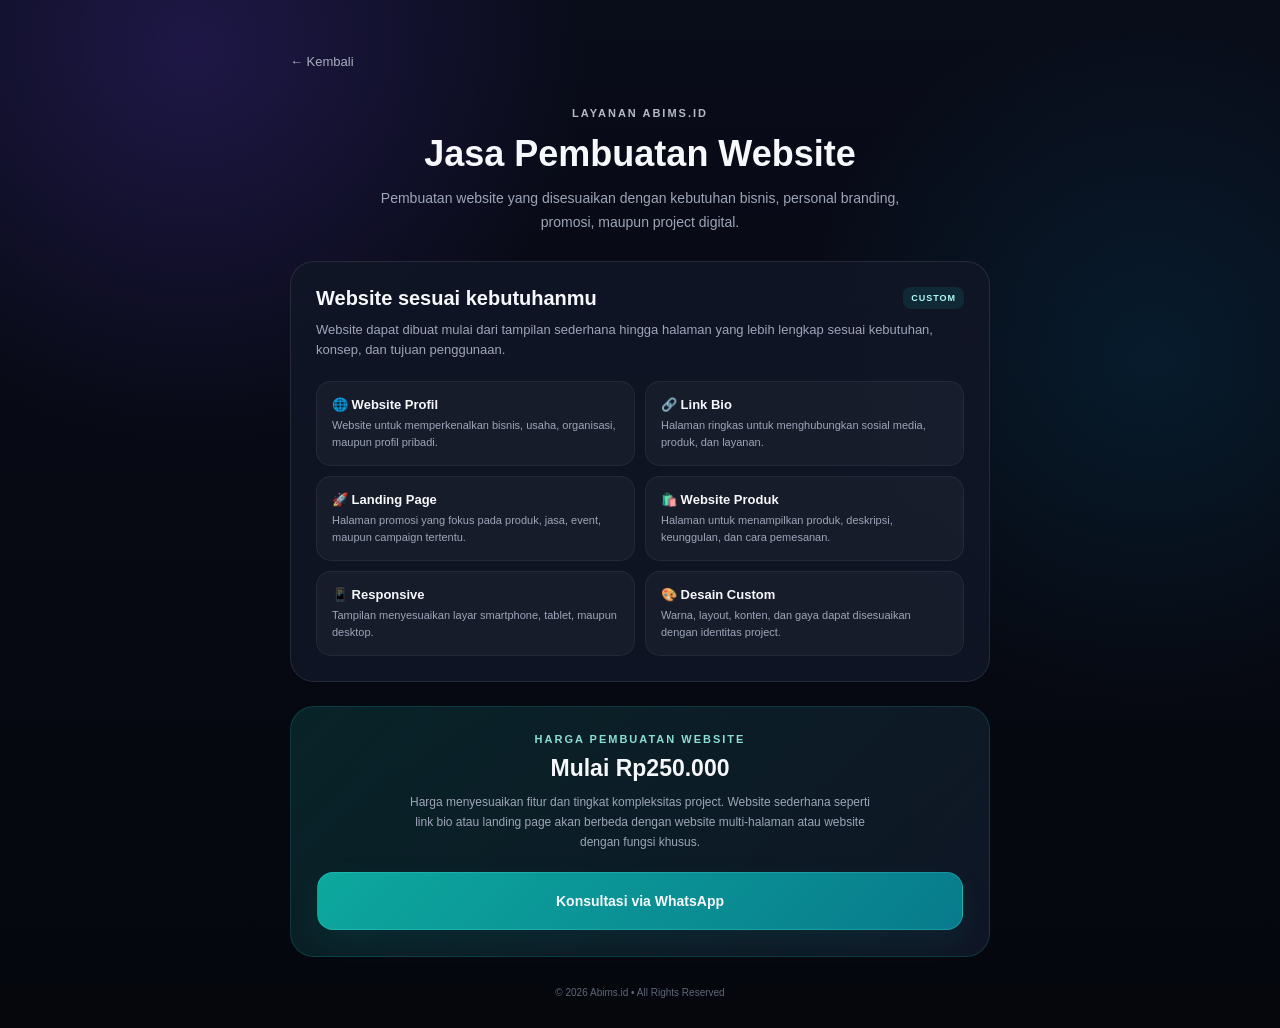
<file: jasa-website.html>
<!doctype html>
<html lang="id">
<head>
  <meta charset="UTF-8">
  <meta name="viewport" content="width=device-width, initial-scale=1.0">
  <meta name="description" content="Jasa pembuatan website profil, link bio, landing page, website produk, dan website custom. Mulai Rp250.000.">
  <meta name="robots" content="index, follow">
  <meta name="theme-color" content="#060914">
  <link rel="icon" type="image/png" href="images/logo-abims.png">
  <link rel="apple-touch-icon" href="images/logo-abims.png">

  <meta property="og:type" content="website">
  <meta property="og:site_name" content="Abims.id">
  <meta property="og:title" content="Jasa Pembuatan Website | Abims.id">
  <meta property="og:description" content="Jasa pembuatan website profil, link bio, landing page, website produk, dan website custom. Mulai Rp250.000.">
  <meta property="og:image" content="https://abimsid.github.io/images/logo-abims.png">
  <meta property="og:url" content="https://abimsid.github.io/jasa-website.html">
  <meta name="twitter:card" content="summary_large_image">
  <meta name="twitter:title" content="Jasa Pembuatan Website | Abims.id">
  <meta name="twitter:description" content="Jasa pembuatan website profil, link bio, landing page, website produk, dan website custom. Mulai Rp250.000.">
  <meta name="twitter:image" content="https://abimsid.github.io/images/logo-abims.png">

  
  <title>Jasa Pembuatan Website | Abims.id</title>
  <link rel="stylesheet" href="style.css">
</head>
<body>

  <main class="container detail-page">

    <a class="back" href="index.html">← Kembali</a>

    <header class="product-hero compact">
      <p class="eyebrow">LAYANAN ABIMS.ID</p>
      <h1>Jasa Pembuatan Website</h1>
      <p>
        Pembuatan website yang disesuaikan dengan kebutuhan bisnis,
        personal branding, promosi, maupun project digital.
      </p>
    </header>

    <article class="single-info-card">

      <div class="info-head">
        <h2>Website sesuai kebutuhanmu</h2>
        <span>CUSTOM</span>
      </div>

      <p class="intro">
        Website dapat dibuat mulai dari tampilan sederhana
        hingga halaman yang lebih lengkap sesuai kebutuhan,
        konsep, dan tujuan penggunaan.
      </p>

      <div class="feature-list">

        <div>
          <b>🌐 Website Profil</b>
          <p>Website untuk memperkenalkan bisnis, usaha, organisasi, maupun profil pribadi.</p>
        </div>

        <div>
          <b>🔗 Link Bio</b>
          <p>Halaman ringkas untuk menghubungkan sosial media, produk, dan layanan.</p>
        </div>

        <div>
          <b>🚀 Landing Page</b>
          <p>Halaman promosi yang fokus pada produk, jasa, event, maupun campaign tertentu.</p>
        </div>

        <div>
          <b>🛍️ Website Produk</b>
          <p>Halaman untuk menampilkan produk, deskripsi, keunggulan, dan cara pemesanan.</p>
        </div>

        <div>
          <b>📱 Responsive</b>
          <p>Tampilan menyesuaikan layar smartphone, tablet, maupun desktop.</p>
        </div>

        <div>
          <b>🎨 Desain Custom</b>
          <p>Warna, layout, konten, dan gaya dapat disesuaikan dengan identitas project.</p>
        </div>

      </div>

    </article>

    <section class="buy-section">
      <div class="buy-card">
        <p class="eyebrow">HARGA PEMBUATAN WEBSITE</p>

        <h2>Mulai Rp250.000</h2>

        <p>
          Harga menyesuaikan fitur dan tingkat kompleksitas project.
          Website sederhana seperti link bio atau landing page akan berbeda
          dengan website multi-halaman atau website dengan fungsi khusus.
        </p>

        <a
          class="cta"
          href="https://wa.me/62895604311881?text=Halo%20Abims.id%2C%20saya%20ingin%20konsultasi%20tentang%20pembuatan%20website."
          target="_blank"
          rel="noopener noreferrer"
        >
          Konsultasi via WhatsApp
        </a>
      </div>
    </section>

    <footer>
      © <span data-current-year>2026</span> Abims.id • All Rights Reserved
    </footer>

  </main>

  <script src="script.js"></script>
</body>
</html>
</file>
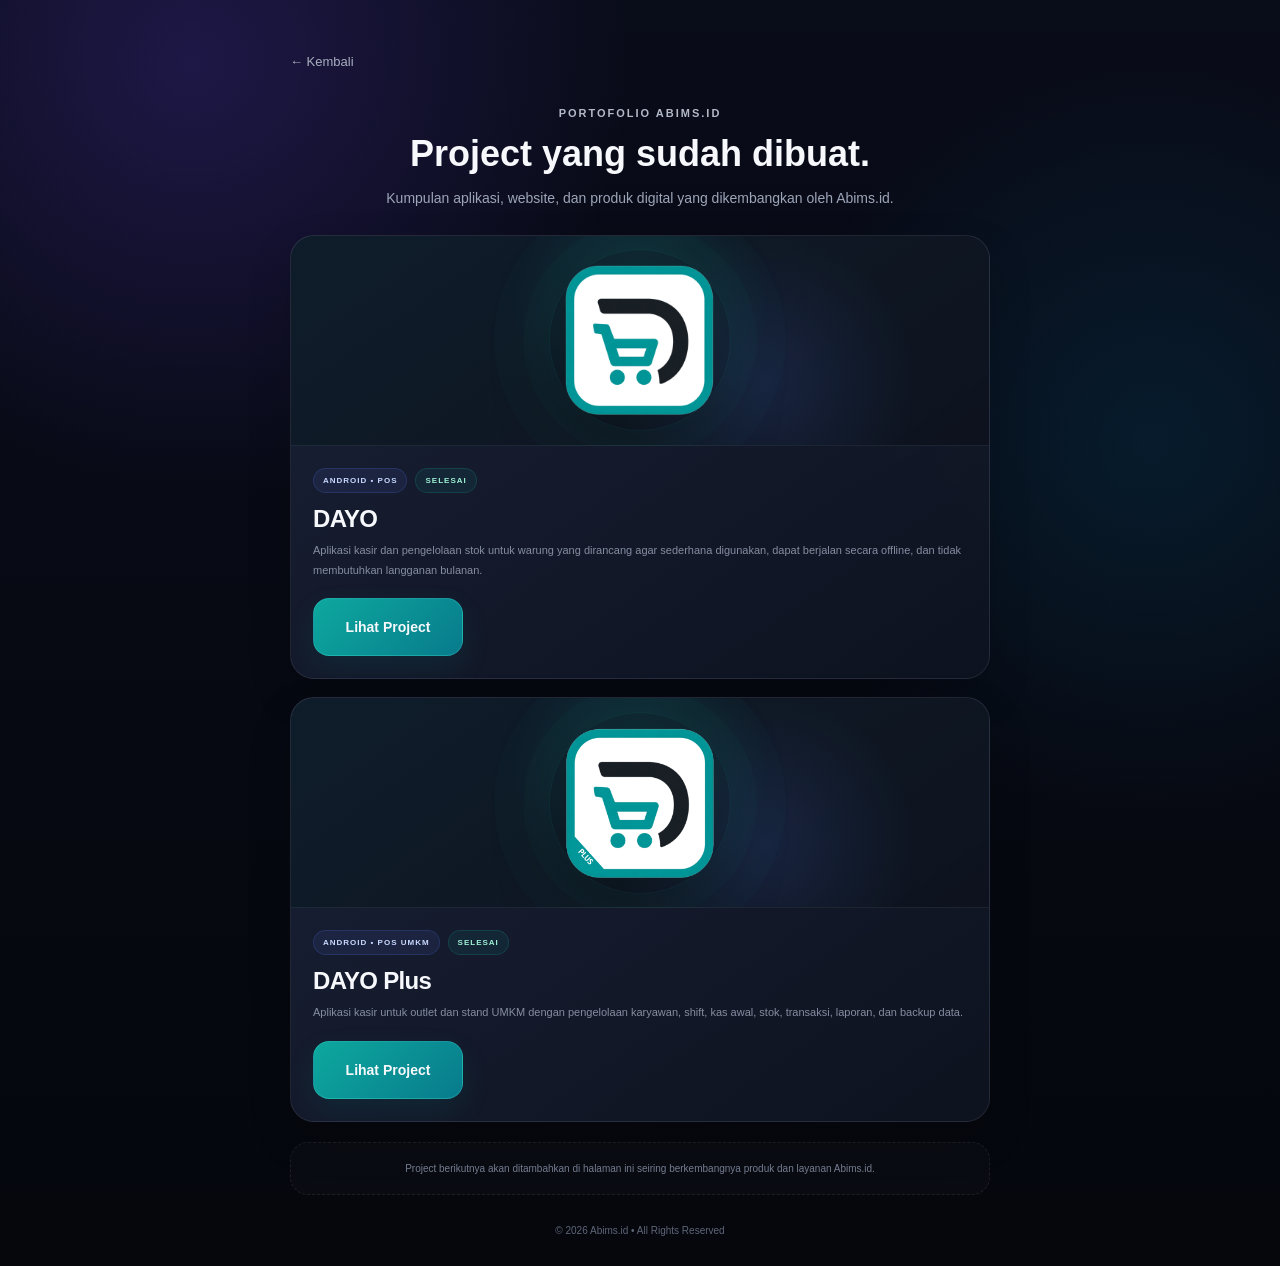
<file: portofolio.html>
<!doctype html>
<html lang="id">
<head>
  <meta charset="UTF-8">
  <meta name="viewport" content="width=device-width, initial-scale=1.0">
  <meta name="description" content="Lihat portofolio Abims.id berupa aplikasi, website, dan produk digital yang telah dikembangkan.">
  <meta name="robots" content="index, follow">
  <meta name="theme-color" content="#060914">
  <link rel="icon" type="image/png" href="images/logo-abims.png">
  <link rel="apple-touch-icon" href="images/logo-abims.png">

  <meta property="og:type" content="website">
  <meta property="og:site_name" content="Abims.id">
  <meta property="og:title" content="Portofolio Abims.id">
  <meta property="og:description" content="Lihat portofolio Abims.id berupa aplikasi, website, dan produk digital yang telah dikembangkan.">
  <meta property="og:image" content="https://abimsid.github.io/images/logo-abims.png">
  <meta property="og:url" content="https://abimsid.github.io/portofolio.html">
  <meta name="twitter:card" content="summary_large_image">
  <meta name="twitter:title" content="Portofolio Abims.id">
  <meta name="twitter:description" content="Lihat portofolio Abims.id berupa aplikasi, website, dan produk digital yang telah dikembangkan.">
  <meta name="twitter:image" content="https://abimsid.github.io/images/logo-abims.png">

  
  <title>Portofolio | Abims.id</title>
  <link rel="stylesheet" href="style.css">
</head>

<body>

  <main class="container detail-page portfolio-page">

    <a class="back" href="index.html">← Kembali</a>

    <header class="product-hero compact">
      <p class="eyebrow">PORTOFOLIO ABIMS.ID</p>

      <h1>Project yang sudah dibuat.</h1>

      <p>
        Kumpulan aplikasi, website, dan produk digital yang dikembangkan
        oleh Abims.id.
      </p>
    </header>

    <section class="portfolio-grid" aria-label="Daftar project Abims.id">

      <article class="project-card">

        <div class="project-visual">
          <img
            class="project-logo"
            src="images/logo-dayo.png"
            alt="Logo aplikasi DAYO"
          >
        </div>

        <div class="project-body">

          <div class="project-meta">
            <span class="project-tag">ANDROID • POS</span>
            <span class="project-status">SELESAI</span>
          </div>

          <h2 class="project-title">DAYO</h2>

          <p class="project-description">
            Aplikasi kasir dan pengelolaan stok untuk warung yang dirancang
            agar sederhana digunakan, dapat berjalan secara offline,
            dan tidak membutuhkan langganan bulanan.
          </p>

          <div class="project-actions">
            <a class="cta" href="dayo.html">
              Lihat Project
            </a>
          </div>

        </div>

      </article>

      <article class="project-card">
        <div class="project-visual">
          <img class="project-logo" src="images/logo-dayo-plus.png" alt="Logo aplikasi DAYO Plus">
        </div>
        <div class="project-body">
          <div class="project-meta">
            <span class="project-tag">ANDROID • POS UMKM</span>
            <span class="project-status">SELESAI</span>
          </div>
          <h2 class="project-title">DAYO Plus</h2>
          <p class="project-description">
            Aplikasi kasir untuk outlet dan stand UMKM dengan pengelolaan karyawan, shift, kas awal, stok, transaksi, laporan, dan backup data.
          </p>
          <div class="project-actions">
            <a class="cta" href="dayo-plus.html">Lihat Project</a>
          </div>
        </div>
      </article>

    </section>

    <div class="portfolio-note">
      Project berikutnya akan ditambahkan di halaman ini seiring berkembangnya
      produk dan layanan Abims.id.
    </div>

    <footer>
      © <span data-current-year>2026</span> Abims.id • All Rights Reserved
    </footer>

  </main>

  <script src="script.js"></script>
</body>
</html>
</file>
<file: style.css>
/* =========================================================
   RESET
========================================================= */
* { box-sizing: border-box; margin: 0; padding: 0; }

/* =========================================================
   VARIABLES
========================================================= */
:root {
    --bg: #060914;
    --panel: #111727;
    --text: #f7f8fc;
    --muted: #9da5b8;
    --line: rgba(255,255,255,.09);
    --purple: #8b5cf6;
    --blue: #3b82f6;
    --teal: #15b8ae;
}

/* =========================================================
   GLOBAL
========================================================= */
html { scroll-behavior: smooth; }
body {
    min-height: 100vh;
    padding: 0 16px;
    font-family: Arial, Helvetica, sans-serif;
    color: var(--text);
    background:
        radial-gradient(circle at 15% 5%, rgba(115,70,255,.20), transparent 27%),
        radial-gradient(circle at 90% 35%, rgba(0,180,255,.10), transparent 27%),
        linear-gradient(180deg, #090c19, #05070d);
}
a { color: inherit; text-decoration: none; }
img { max-width: 100%; }

/* =========================================================
   CONTAINER
========================================================= */
.container { width: min(100%, 700px); margin: auto; padding: 52px 0 30px; }

/* =========================================================
   HERO / ABIMS.ID
========================================================= */
.hero { margin-bottom: 38px; text-align: center; }
.brand-logo {
    display: block;
    width: 236px;
    height: 236px;
    margin: 0 auto 14px;
    object-fit: contain;
    filter: drop-shadow(0 12px 28px rgba(91,70,255,.24));
}
.hero h1 { margin-bottom: 10px; font-size: 46px; letter-spacing: -2px; }
.hero h1 span { color: #7aa7ff; }
.eyebrow { margin-bottom: 14px; color: #b4b9c8; font-size: 11px; font-weight: 800; letter-spacing: 2px; }
.hero-copy { max-width: 470px; margin: auto; color: var(--muted); font-size: 14px; line-height: 1.7; }

/* =========================================================
   MAIN LINK CARDS
========================================================= */
.link-list { display: grid; gap: 13px; }
.link-card {
    min-height: 94px;
    padding: 16px;
    display: grid;
    grid-template-columns: 54px minmax(0,1fr) auto 16px;
    gap: 14px;
    align-items: center;
    position: relative;
    overflow: hidden;
    border: 1px solid var(--line);
    border-radius: 20px;
    background: rgba(17,23,39,.82);
    transition: transform .2s ease, border-color .2s ease;
}
.link-card:hover { transform: translateY(-2px); border-color: rgba(139,92,246,.38); }
.link-card.dayo {
    border-color: rgba(21,184,174,.25);
    background: linear-gradient(120deg, rgba(8,52,53,.78), rgba(17,23,39,.86));
}
.link-card.next { background: linear-gradient(120deg, rgba(48,29,87,.58), rgba(17,23,39,.86)); }

/* =========================================================
   CARD ICON
========================================================= */
.icon {
    width: 54px;
    height: 54px;
    display: grid;
    place-items: center;
    border: 1px solid var(--line);
    border-radius: 15px;
    color: #bba7ff;
    background: rgba(255,255,255,.06);
    font-size: 12px;
    font-weight: 900;
}
.icon.product { padding: 0; overflow: visible; border: none; background: transparent; }
.icon.product img { display: block; width: 54px; height: 54px; object-fit: contain; }

/* =========================================================
   CARD TEXT
========================================================= */
.card-copy { min-width: 0; }
.card-copy strong { display: block; margin-bottom: 6px; font-size: 16px; }
.card-copy small { display: block; color: var(--muted); font-size: 12px; line-height: 1.45; }

/* =========================================================
   BADGE / PILL
========================================================= */
.pill {
    align-self: start;
    margin-top: -4px;
    padding: 5px 7px;
    border: 1px solid rgba(21,184,174,.22);
    border-radius: 8px;
    color: #b9fff8;
    background: rgba(21,184,174,.13);
    font-size: 7px;
    font-weight: 900;
    letter-spacing: 1px;
}
.next .pill { color: #d7c9ff; background: rgba(139,92,246,.13); border-color: rgba(139,92,246,.24); }
.chevron { color: #6f778c; font-size: 26px; }

/* =========================================================
   QUOTE
========================================================= */
.quote {
    margin-top: 38px;
    padding: 22px;
    display: flex;
    justify-content: center;
    align-items: center;
    gap: 10px;
    border: 1px solid rgba(139,92,246,.13);
    border-radius: 20px;
    background: rgba(139,92,246,.055);
    color: #d5d8e3;
}
.quote span { color: var(--purple); font-size: 25px; }
.quote p { font-size: 15px; font-style: italic; font-weight: 700; }

/* =========================================================
   FOOTER
========================================================= */
footer { margin-top: 30px; color: #5f6678; font-size: 10px; text-align: center; }

/* =========================================================
   BACK BUTTON
========================================================= */
.back { display: inline-block; margin-bottom: 28px; color: #a8afbf; font-size: 13px; }
.back:hover { color: #fff; }

/* =========================================================
   DAYO PRODUCT HERO
========================================================= */
.product-hero { margin-bottom: 26px; text-align: center; }
.product-logo {
    width: 188px;
    height: 188px;
    margin: 0 auto 18px;
    padding: 0;
    display: grid;
    place-items: center;
    overflow: visible;
    border: none;
    border-radius: 0;
    background: transparent;
}
.product-logo img { display: block; width: 100%; height: 100%; object-fit: contain; }
.product-hero h1 { margin-bottom: 12px; font-size: 42px; }
.product-hero > p:last-child { max-width: 530px; margin: auto; color: var(--muted); font-size: 14px; line-height: 1.7; }

/* =========================================================
   DAYO DESCRIPTION CARD
========================================================= */
.single-info-card {
    padding: 25px;
    border: 1px solid var(--line);
    border-radius: 24px;
    background: rgba(17,23,39,.86);
}
.info-head { display: flex; justify-content: space-between; align-items: center; gap: 12px; margin-bottom: 10px; }
.info-head h2 { font-size: 20px; }
.info-head span {
    padding: 6px 8px;
    border-radius: 8px;
    color: #aefaf3;
    background: rgba(21,184,174,.12);
    font-size: 9px;
    font-weight: 900;
    letter-spacing: 1px;
}
.intro { margin-bottom: 20px; color: var(--muted); font-size: 13px; line-height: 1.6; }

/* =========================================================
   FEATURES
========================================================= */
.feature-list { display: grid; grid-template-columns: 1fr 1fr; gap: 10px; }
.feature-list > div { padding: 15px; border: 1px solid rgba(255,255,255,.06); border-radius: 15px; background: rgba(255,255,255,.035); }
.feature-list b { display: block; margin-bottom: 5px; font-size: 13px; }
.feature-list p { color: var(--muted); font-size: 11px; line-height: 1.5; }

/* =========================================================
   DAYO APP PREVIEW
========================================================= */
.app-preview { margin-top: 24px; }
.section-title { margin-bottom: 16px; text-align: center; }
.section-title .eyebrow { margin-bottom: 8px; color: #8ccfc9; }
.section-title h2 { margin-bottom: 8px; font-size: 25px; letter-spacing: -.5px; }
.section-title > p:last-child { max-width: 480px; margin: auto; color: var(--muted); font-size: 12px; line-height: 1.6; }
.preview-grid { display: grid; grid-template-columns: repeat(3,minmax(0,1fr)); gap: 12px; }
.preview-card { overflow: hidden; border: 1px solid var(--line); border-radius: 20px; background: rgba(17,23,39,.86); }
.preview-image { aspect-ratio: 9 / 16; overflow: hidden; background: #0d111d; }
.preview-image img { display: block; width: 100%; height: 100%; object-fit: cover; object-position: top center; }
.preview-copy { padding: 14px; }
.preview-copy span { display: inline-block; margin-bottom: 7px; color: #8bded5; font-size: 8px; font-weight: 900; letter-spacing: 1.6px; }
.preview-copy h3 { margin-bottom: 7px; font-size: 14px; line-height: 1.35; }
.preview-copy p { color: var(--muted); font-size: 10px; line-height: 1.55; }

/* =========================================================
   BUY SECTION
========================================================= */
.buy-section { margin-top: 24px; }
.buy-card {
    padding: 26px;
    border: 1px solid rgba(21,184,174,.20);
    border-radius: 24px;
    background: linear-gradient(135deg, rgba(11,69,70,.45), rgba(17,23,39,.92));
    text-align: center;
}
.buy-card .eyebrow { margin-bottom: 9px; color: #8bded5; }
.buy-card h2 { max-width: 470px; margin: 0 auto 10px; font-size: 23px; line-height: 1.25; }
.buy-card > p:not(.eyebrow) { max-width: 480px; margin: auto; color: var(--muted); font-size: 12px; line-height: 1.65; }

/* =========================================================
   CTA BUTTON
========================================================= */
.cta {
    min-height: 58px;
    margin-top: 20px;
    padding: 15px 18px;
    display: flex;
    align-items: center;
    justify-content: center;
    border: 1px solid rgba(100,255,240,.18);
    border-radius: 16px;
    background: linear-gradient(135deg, #0da89e, #087b8c);
    box-shadow: 0 12px 30px rgba(13,168,158,.10);
    font-size: 14px;
    font-weight: 800;
    text-align: center;
    transition: transform .2s ease, filter .2s ease;
}
.cta:hover { transform: translateY(-2px); filter: brightness(1.06); }

/* =========================================================
   DAYO NEXT LEVEL
========================================================= */
.compact { margin-top: 10px; }
.compact h1 { font-size: 36px; }
.tier-grid { display: grid; gap: 12px; }
.tier { padding: 22px; border: 1px solid var(--line); border-radius: 20px; background: rgba(17,23,39,.84); }
.tier span { color: #bca7ff; font-size: 8px; font-weight: 900; letter-spacing: 2px; }
.tier h2 { margin: 8px 0; font-size: 19px; }
.tier p { color: var(--muted); font-size: 12px; line-height: 1.6; }
.coming { margin-top: 18px; color: #737b8f; font-size: 11px; text-align: center; }


/* =========================================================
   HOMEPAGE FINISHING
========================================================= */
.home-page {
    position: relative;
    overflow-x: hidden;
}

.home-page::before,
.home-page::after {
    content: "";
    position: fixed;
    width: 320px;
    height: 320px;
    border-radius: 50%;
    pointer-events: none;
    filter: blur(90px);
    opacity: .16;
    z-index: -1;
}

.home-page::before {
    top: -120px;
    left: -150px;
    background: var(--purple);
}

.home-page::after {
    right: -170px;
    top: 36%;
    background: var(--blue);
}

.home-container {
    position: relative;
}

.home-hero {
    position: relative;
}

.home-hero::after {
    content: "";
    display: block;
    width: 64px;
    height: 2px;
    margin: 24px auto 0;
    border-radius: 999px;
    background: linear-gradient(90deg, transparent, rgba(122,167,255,.85), transparent);
}

.hero-badge {
    width: fit-content;
    margin: 0 auto 12px;
    padding: 7px 11px;
    border: 1px solid rgba(139,92,246,.20);
    border-radius: 999px;
    color: #cbbfff;
    background: rgba(139,92,246,.08);
    font-size: 9px;
    font-weight: 900;
    letter-spacing: 1.7px;
}

.home-section-head {
    margin: 0 0 14px;
    padding: 0 4px;
    display: flex;
    justify-content: space-between;
    align-items: end;
    gap: 16px;
}

.home-section-head h2 {
    font-size: 15px;
    letter-spacing: -.2px;
}

.home-section-head p {
    color: #6f778c;
    font-size: 10px;
    text-align: right;
}

.home-page .link-card {
    isolation: isolate;
    box-shadow: 0 10px 30px rgba(0,0,0,.10);
    transition:
        transform .2s ease,
        border-color .2s ease,
        background .2s ease,
        box-shadow .2s ease;
}

.home-page .link-card::before {
    content: "";
    position: absolute;
    inset: 0;
    background: linear-gradient(100deg, transparent 30%, rgba(255,255,255,.035), transparent 72%);
    transform: translateX(-110%);
    transition: transform .45s ease;
    z-index: -1;
}

.home-page .link-card:hover {
    transform: translateY(-3px);
    border-color: rgba(139,92,246,.42);
    box-shadow: 0 16px 38px rgba(0,0,0,.18);
}

.home-page .link-card:hover::before {
    transform: translateX(110%);
}

.home-page .link-card:active {
    transform: translateY(0) scale(.992);
}

.home-page .link-card.dayo:hover {
    border-color: rgba(21,184,174,.44);
}

.home-page .link-card.next:hover {
    border-color: rgba(139,92,246,.48);
}

.link-card.service-app {
    background: linear-gradient(120deg, rgba(31,43,76,.48), rgba(17,23,39,.86));
}

.link-card.service-web {
    background: linear-gradient(120deg, rgba(19,48,74,.46), rgba(17,23,39,.86));
}

.icon.service-icon {
    position: relative;
    overflow: hidden;
    border-color: rgba(122,167,255,.18);
    color: #dbe7ff;
    background:
        linear-gradient(145deg, rgba(122,167,255,.16), rgba(139,92,246,.07));
    box-shadow: inset 0 1px 0 rgba(255,255,255,.06);
}

.icon.service-icon svg {
    width: 24px;
    height: 24px;
    fill: none;
    stroke: currentColor;
    stroke-width: 1.8;
    stroke-linecap: round;
    stroke-linejoin: round;
}

.service-web .icon.service-icon {
    color: #b7e8ff;
    background:
        linear-gradient(145deg, rgba(59,130,246,.15), rgba(21,184,174,.06));
}

.home-page .pill.service-pill {
    color: #d7e4ff;
    background: rgba(59,130,246,.11);
    border-color: rgba(59,130,246,.20);
}

.home-page .chevron {
    transition: transform .2s ease, color .2s ease;
}

.home-page .link-card:hover .chevron {
    transform: translateX(3px);
    color: #b9c7e8;
}

.home-note {
    margin-top: 16px;
    padding: 0 6px;
    display: flex;
    justify-content: center;
    gap: 16px;
    flex-wrap: wrap;
    color: #747d91;
    font-size: 9px;
    font-weight: 700;
    letter-spacing: .5px;
}

.home-note span {
    display: inline-flex;
    align-items: center;
    gap: 6px;
}

.home-note span::before {
    content: "";
    width: 4px;
    height: 4px;
    border-radius: 50%;
    background: #6f8de8;
    box-shadow: 0 0 10px rgba(111,141,232,.65);
}

.home-page .quote {
    position: relative;
    overflow: hidden;
}

.home-page .quote::before {
    content: "";
    position: absolute;
    width: 100px;
    height: 100px;
    right: -45px;
    bottom: -58px;
    border-radius: 50%;
    background: rgba(139,92,246,.10);
    filter: blur(4px);
}

.home-page footer {
    padding-bottom: 8px;
}


/* =========================================================
   CONTACT & SOCIAL
========================================================= */
.contact-section {
    margin-top: 34px;
}

.contact-grid {
    display: grid;
    grid-template-columns: repeat(2, minmax(0, 1fr));
    gap: 10px;
}

.contact-card {
    min-width: 0;
    display: grid;
    grid-template-columns: 44px minmax(0, 1fr) auto;
    align-items: center;
    gap: 12px;
    padding: 14px;
    border: 1px solid rgba(255,255,255,.07);
    border-radius: 17px;
    color: var(--text);
    text-decoration: none;
    background:
        linear-gradient(145deg, rgba(30,38,62,.72), rgba(15,20,34,.92));
    box-shadow: 0 9px 24px rgba(0,0,0,.10);
    transition:
        transform .2s ease,
        border-color .2s ease,
        box-shadow .2s ease;
}

.contact-card:hover {
    transform: translateY(-2px);
    border-color: rgba(122,167,255,.30);
    box-shadow: 0 13px 30px rgba(0,0,0,.16);
}

.contact-card:active {
    transform: scale(.99);
}

.contact-icon {
    width: 44px;
    height: 44px;
    display: grid;
    place-items: center;
    border-radius: 13px;
    color: #e8efff;
    font-size: 11px;
    font-weight: 900;
    letter-spacing: .5px;
    border: 1px solid rgba(122,167,255,.16);
    background:
        linear-gradient(145deg, rgba(122,167,255,.14), rgba(139,92,246,.08));
}

.contact-copy {
    min-width: 0;
    display: grid;
    gap: 3px;
}

.contact-copy strong {
    font-size: 12px;
}

.contact-copy small {
    min-width: 0;
    overflow: hidden;
    color: #7f889d;
    font-size: 9px;
    text-overflow: ellipsis;
    white-space: nowrap;
}

.contact-card .chevron {
    color: #5f687d;
    font-size: 23px;
    transition: transform .2s ease, color .2s ease;
}

.contact-card:hover .chevron {
    transform: translateX(2px);
    color: #aebddb;
}



/* =========================================================
   PORTFOLIO
========================================================= */
.link-card.portfolio-link {
    background:
        linear-gradient(120deg, rgba(46,36,78,.48), rgba(17,23,39,.88));
}

.link-card.portfolio-link:hover {
    border-color: rgba(168,130,255,.42);
}

.portfolio-page .product-hero {
    margin-bottom: 24px;
}

.portfolio-grid {
    display: grid;
    gap: 18px;
}

.project-card {
    overflow: hidden;
    border: 1px solid rgba(255,255,255,.075);
    border-radius: 24px;
    background:
        linear-gradient(145deg, rgba(28,36,58,.90), rgba(14,19,32,.96));
    box-shadow: 0 18px 44px rgba(0,0,0,.16);
}

.project-visual {
    min-height: 210px;
    display: grid;
    place-items: center;
    position: relative;
    overflow: hidden;
    border-bottom: 1px solid rgba(255,255,255,.06);
    background:
        radial-gradient(circle at 50% 35%, rgba(21,184,174,.18), transparent 34%),
        radial-gradient(circle at 68% 70%, rgba(89,125,255,.13), transparent 30%),
        linear-gradient(145deg, rgba(14,29,42,.96), rgba(14,18,30,.98));
}

.project-visual::before {
    content: "";
    position: absolute;
    width: 180px;
    height: 180px;
    border-radius: 50%;
    border: 1px solid rgba(21,184,174,.10);
    box-shadow:
        0 0 0 26px rgba(21,184,174,.025),
        0 0 0 55px rgba(21,184,174,.018);
}

.project-logo {
    width: 150px;
    height: 150px;
    object-fit: contain;
    position: relative;
    z-index: 1;
    filter: drop-shadow(0 18px 34px rgba(0,0,0,.26));
}

.project-body {
    padding: 22px;
}

.project-meta {
    display: flex;
    align-items: center;
    gap: 8px;
    flex-wrap: wrap;
    margin-bottom: 12px;
}

.project-tag,
.project-status {
    display: inline-flex;
    align-items: center;
    min-height: 25px;
    padding: 5px 9px;
    border-radius: 999px;
    font-size: 8px;
    font-weight: 900;
    letter-spacing: 1px;
}

.project-tag {
    color: #c9d8ff;
    border: 1px solid rgba(89,125,255,.18);
    background: rgba(89,125,255,.09);
}

.project-status {
    color: #9ef1d5;
    border: 1px solid rgba(21,184,174,.18);
    background: rgba(21,184,174,.08);
}

.project-title {
    margin-bottom: 8px;
    font-size: 24px;
    letter-spacing: -.7px;
}

.project-description {
    margin-bottom: 18px;
    color: #858da0;
    font-size: 11px;
    line-height: 1.8;
}

.project-actions {
    display: flex;
    gap: 10px;
    flex-wrap: wrap;
}

.project-actions .cta {
    width: auto;
    min-width: 150px;
    margin: 0;
}

.portfolio-note {
    margin-top: 20px;
    padding: 17px 18px;
    border: 1px dashed rgba(255,255,255,.08);
    border-radius: 18px;
    color: #737c90;
    background: rgba(255,255,255,.018);
    font-size: 10px;
    line-height: 1.7;
    text-align: center;
}




/* =========================================================
   FAQ
========================================================= */
.faq-section {
    margin-top: 30px;
}

.faq-list {
    display: grid;
    gap: 10px;
}

.faq-item {
    overflow: hidden;
    border: 1px solid rgba(255,255,255,.075);
    border-radius: 18px;
    background:
        linear-gradient(145deg, rgba(22,29,47,.84), rgba(13,18,30,.92));
    transition: border-color .2s ease, transform .2s ease, background .2s ease;
}

.faq-item:hover {
    border-color: rgba(122,167,255,.20);
    transform: translateY(-1px);
}

.faq-item[open] {
    border-color: rgba(139,92,246,.22);
    background:
        linear-gradient(145deg, rgba(30,34,56,.92), rgba(13,18,30,.95));
}

.faq-item summary {
    min-height: 58px;
    padding: 17px 48px 17px 18px;
    position: relative;
    display: flex;
    align-items: center;
    color: #e8ebf4;
    font-size: 12px;
    font-weight: 800;
    line-height: 1.45;
    cursor: pointer;
    list-style: none;
}

.faq-item summary::-webkit-details-marker {
    display: none;
}

.faq-item summary::after {
    content: "+";
    position: absolute;
    right: 18px;
    top: 50%;
    transform: translateY(-50%);
    color: #9bacd0;
    font-size: 22px;
    font-weight: 400;
    transition: transform .2s ease, color .2s ease;
}

.faq-item[open] summary::after {
    content: "−";
    color: #bca7ff;
}

.faq-item p {
    margin: 0 18px 18px;
    padding-top: 14px;
    border-top: 1px solid rgba(255,255,255,.055);
    color: #858da0;
    font-size: 10.5px;
    line-height: 1.75;
}


/* =========================================================
   MOBILE
========================================================= */
@media (max-width: 560px) {
    body { padding: 0 12px; }
    .container { padding-top: 38px; }
    .brand-logo { width: 188px; height: 188px; }
    .hero { margin-bottom: 30px; }
    .hero h1 { font-size: 38px; }
    .hero-copy { max-width: 340px; font-size: 13px; }

    .link-card {
        min-height: 88px;
        padding: 14px;
        grid-template-columns: 48px minmax(0,1fr) 14px;
        gap: 12px;
    }
    .icon { width: 48px; height: 48px; border-radius: 14px; }
    .icon.product { padding: 0; border: none; background: transparent; }
    .icon.product img { width: 48px; height: 48px; }
    .card-copy strong { font-size: 14px; }
    .card-copy small { font-size: 10.5px; }
    .pill { position: absolute; right: 10px; top: 9px; margin: 0; }
    .chevron { font-size: 24px; }
    .quote { margin-top: 32px; }

    .product-logo { width: 168px; height: 168px; }
    .product-hero h1 { font-size: 36px; }
    .single-info-card { padding: 18px; }
    .feature-list { grid-template-columns: 1fr; }

    .section-title h2 { font-size: 22px; }
    .preview-grid { grid-template-columns: 1fr; gap: 16px; }
    .preview-card { border-radius: 18px; }
    .preview-image { aspect-ratio: 9 / 16; }
    .preview-copy { padding: 16px; }
    .preview-copy h3 { font-size: 15px; }
    .preview-copy p { font-size: 11px; }

    .buy-card { padding: 21px 18px; }
    .buy-card h2 { font-size: 20px; }

    .home-section-head {
        margin-bottom: 12px;
        align-items: center;
    }
    .home-section-head h2 { font-size: 14px; }
    .home-section-head p { font-size: 9px; }

    .hero-badge {
        margin-bottom: 10px;
        padding: 6px 9px;
        font-size: 8px;
    }

    .home-hero::after { margin-top: 20px; }

    .home-page .link-card {
        min-height: 90px;
    }

    .home-page .link-card .pill {
        display: none;
    }

    .icon.service-icon svg {
        width: 22px;
        height: 22px;
    }

    .home-note {
        margin-top: 14px;
        gap: 11px;
        font-size: 8px;
    }


    .contact-section {
        margin-top: 28px;
    }

    .contact-grid {
        grid-template-columns: 1fr;
        gap: 9px;
    }

    .contact-card {
        grid-template-columns: 42px minmax(0, 1fr) auto;
        padding: 13px;
    }

    .contact-icon {
        width: 42px;
        height: 42px;
    }


    .project-visual {
        min-height: 180px;
    }

    .project-logo {
        width: 132px;
        height: 132px;
    }

    .project-body {
        padding: 18px;
    }

    .project-title {
        font-size: 21px;
    }

    .project-actions .cta {
        width: 100%;
    }

    .faq-section {
        margin-top: 28px;
    }

    .faq-item summary {
        min-height: 54px;
        padding: 15px 42px 15px 15px;
        font-size: 11px;
    }

    .faq-item summary::after {
        right: 15px;
        font-size: 20px;
    }

    .faq-item p {
        margin: 0 15px 15px;
        padding-top: 12px;
        font-size: 10px;
    }

}


/* DAYO Pro & DAYO Ultra — Coming Soon */
.coming-soon-card{
  cursor:default;
  opacity:.82;
}
.coming-soon-card:hover{
  transform:none;
}
.coming-soon-card .service-icon{
  font-size:11px;
  font-weight:800;
  letter-spacing:.08em;
}
.link-title-row{
  display:flex;
  align-items:center;
  gap:10px;
  flex-wrap:wrap;
}
.link-title-row h3{
  margin:0;
}
.mini-pill{
  display:inline-flex;
  align-items:center;
  min-height:22px;
  padding:3px 8px;
  border:1px solid rgba(255,255,255,.16);
  border-radius:999px;
  font-size:9px;
  font-weight:800;
  letter-spacing:.08em;
  opacity:.75;
}

/* DAYO Pro / Ultra — Coming Soon */
.dayo-coming-card{cursor:default;opacity:.94}
.dayo-coming-card:hover{transform:none}
.dayo-tier-icon{overflow:hidden;padding:0}
.dayo-tier-icon img{width:100%;height:100%;display:block;object-fit:cover}
.coming-title{display:flex;align-items:center;gap:9px;flex-wrap:wrap;margin-bottom:2px}
.coming-title strong{font-size:16px}
.coming-badge{font-size:8px;font-weight:800;letter-spacing:.09em;padding:4px 7px;border:1px solid rgba(255,255,255,.15);border-radius:999px;opacity:.72}
.coming-side{font-size:9px;font-weight:800;letter-spacing:.1em;opacity:.42}
@media(max-width:560px){.coming-side{display:none}.coming-title{gap:6px}}
</file>
